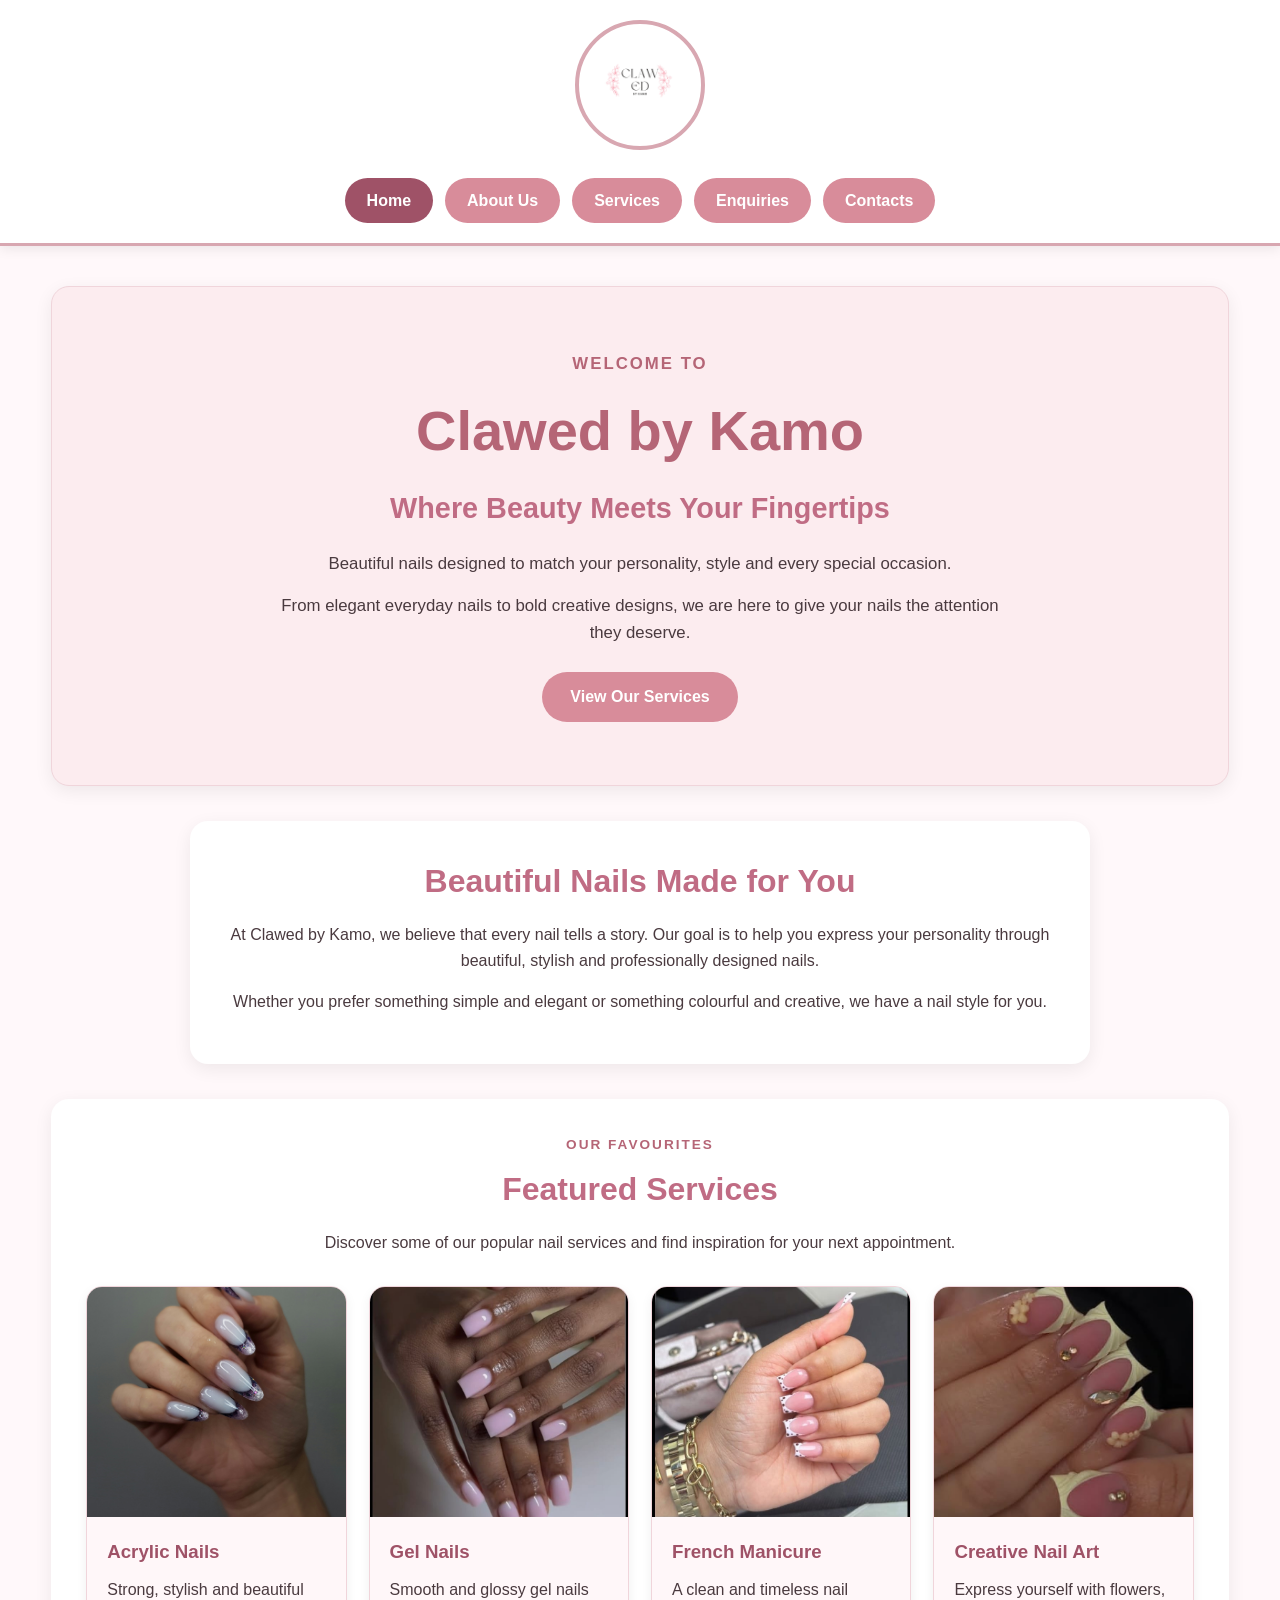
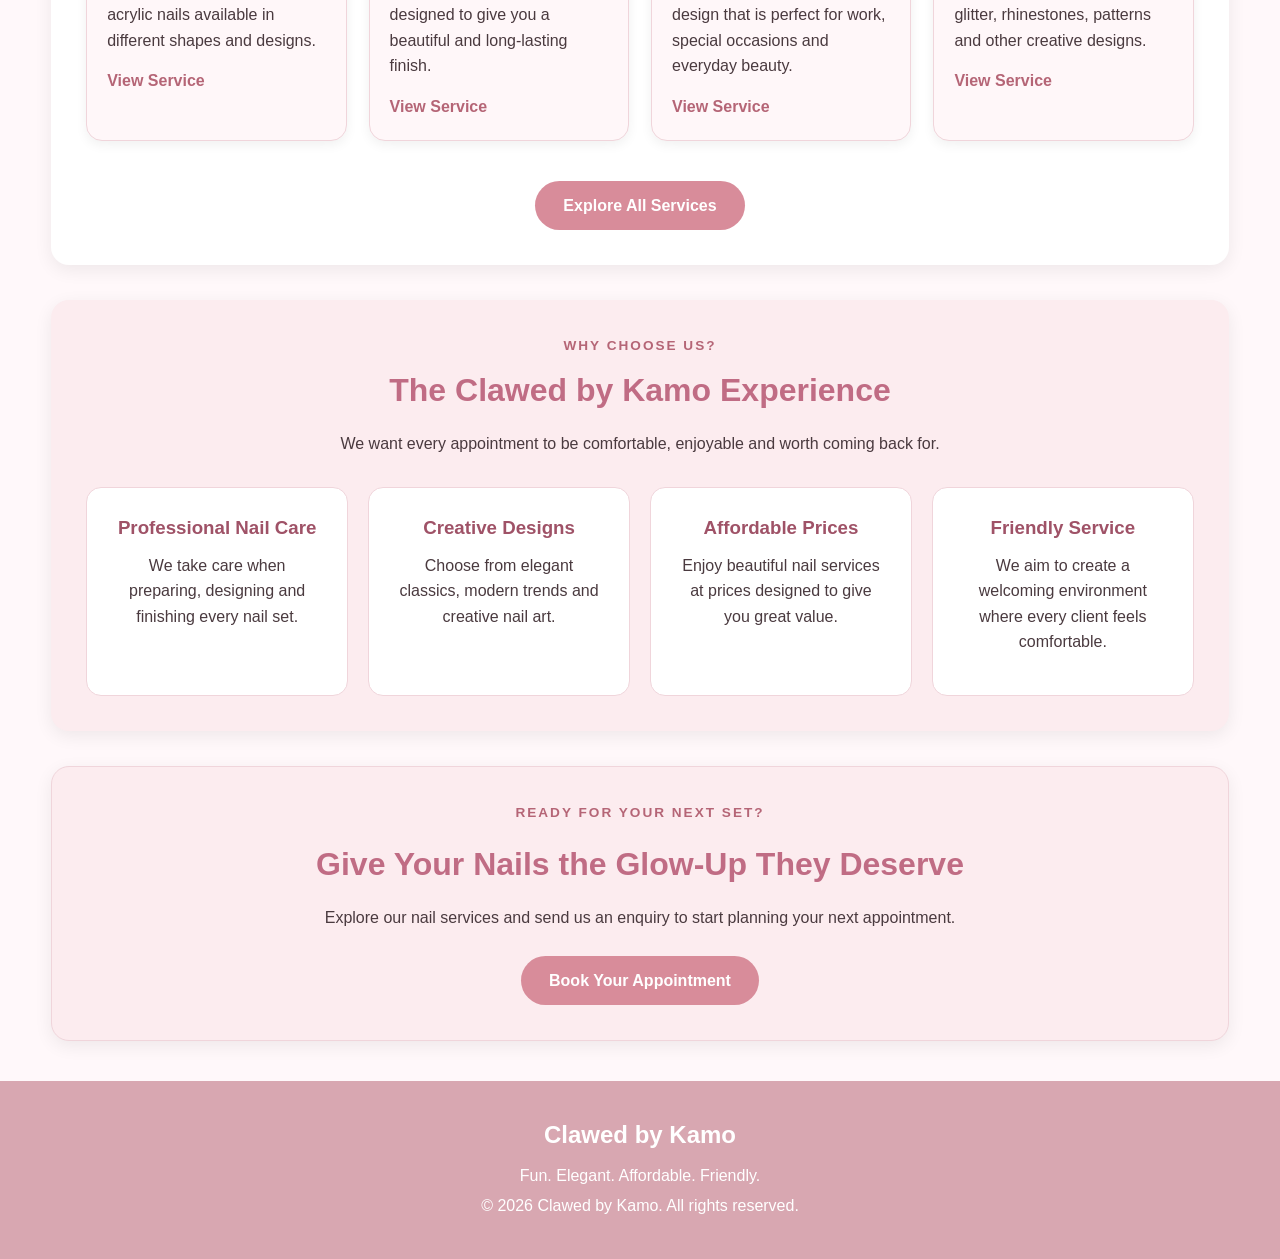
<file: index.html>
<!DOCTYPE html>
<html lang="en">

<head>
    <!-- Allows the website to display different characters correctly -->
    <meta charset="UTF-8">

    <!-- Makes the website responsive on phones and tablets -->
    <meta name="viewport" content="width=device-width, initial-scale=1.0">

    <!-- Title displayed on the browser tab -->
    <title>Clawed by Kamo | Home</title>

    <!-- Connects the HTML page to the CSS file -->
    <link rel="stylesheet" href="./css/style.css">
</head>

<body>

    <!-- =========================
         HEADER
         ========================= -->
    <header>

        <!-- Business logo -->
        <img src="images/clawed-logo.png"
             alt="Clawed by Kamo Logo"
             class="logo">

        <!-- Website navigation -->
        <nav>
            <ul>
                <li><a href="index.html" class="active">Home</a></li>
                <li><a href="about.html">About Us</a></li>
                <li><a href="services.html">Services</a></li>
                <li><a href="enquiries.html">Enquiries</a></li>
                <li><a href="contacts.html">Contacts</a></li>
            </ul>
        </nav>

    </header>


    <!-- =========================
         MAIN CONTENT
         ========================= -->
    <main>

        <!-- =========================
             HERO SECTION
             ========================= -->
        <section class="hero">

            <div class="hero-content">

                <p class="small-heading">WELCOME TO</p>

                <h1>Clawed by Kamo</h1>

                <h2>Where Beauty Meets Your Fingertips</h2>

                <p>
                    Beautiful nails designed to match your personality,
                    style and every special occasion.
                </p>

                <p>
                    From elegant everyday nails to bold creative designs,
                    we are here to give your nails the attention they deserve.
                </p>

                <!-- Button leading to the Services page -->
                <a href="services.html" class="main-button">
                    View Our Services
                </a>

            </div>

        </section>


        <!-- =========================
             INTRODUCTION
             ========================= -->
        <section class="home-introduction">

            <h2>Beautiful Nails Made for You</h2>

            <p>
                At Clawed by Kamo, we believe that every nail tells a story.
                Our goal is to help you express your personality through
                beautiful, stylish and professionally designed nails.
            </p>

            <p>
                Whether you prefer something simple and elegant or something
                colourful and creative, we have a nail style for you.
            </p>

        </section>


        <!-- =========================
             FEATURED SERVICES
             ========================= -->
        <section class="featured-services">

            <div class="section-heading">

                <p class="small-heading">OUR FAVOURITES</p>

                <h2>Featured Services</h2>

                <p>
                    Discover some of our popular nail services and find
                    inspiration for your next appointment.
                </p>

            </div>


            <!-- Container holding all featured service cards -->
            <div class="feature-grid">


                <!-- FEATURE 1 -->
                <article class="feature-card">

                    <img src="images/white-acrylic.jpg"
                         alt="Acrylic Nail Design">

                    <div class="feature-content">

                        <h3>Acrylic Nails</h3>

                        <p>
                            Strong, stylish and beautiful acrylic nails
                            available in different shapes and designs.
                        </p>

                        <a href="services.html">View Service</a>

                    </div>

                </article>


                <!-- FEATURE 2 -->
                <article class="feature-card">

                    <img src="images/gel-nails.jpeg"
                         alt="Gel Nail Design">

                    <div class="feature-content">

                        <h3>Gel Nails</h3>

                        <p>
                            Smooth and glossy gel nails designed to give
                            you a beautiful and long-lasting finish.
                        </p>

                        <a href="services.html">View Service</a>

                    </div>

                </article>


                <!-- FEATURE 3 -->
                <article class="feature-card">

                    <img src="images/french-nails.jpeg"
                         alt="French Manicure Nail Design">

                    <div class="feature-content">

                        <h3>French Manicure</h3>

                        <p>
                            A clean and timeless nail design that is perfect
                            for work, special occasions and everyday beauty.
                        </p>

                        <a href="services.html">View Service</a>

                    </div>

                </article>


                <!-- FEATURE 4 -->
                <article class="feature-card">

                    <img src="images/flower-nails.jpeg"
                         alt="Creative Nail Art">

                    <div class="feature-content">

                        <h3>Creative Nail Art</h3>

                        <p>
                            Express yourself with flowers, glitter,
                            rhinestones, patterns and other creative designs.
                        </p>

                        <a href="services.html">View Service</a>

                    </div>

                </article>

            </div>


            <!-- Button below featured services -->
            <div class="center-button">

                <a href="services.html" class="main-button">
                    Explore All Services
                </a>

            </div>

        </section>


        <!-- =========================
             WHY CHOOSE US
             ========================= -->
        <section class="why-us">

            <div class="section-heading">

                <p class="small-heading">WHY CHOOSE US?</p>

                <h2>The Clawed by Kamo Experience</h2>

                <p>
                    We want every appointment to be comfortable,
                    enjoyable and worth coming back for.
                </p>

            </div>


            <div class="why-grid">


                <!-- Reason 1 -->
                <div class="why-card">

                    <h3>Professional Nail Care</h3>

                    <p>
                        We take care when preparing, designing and finishing
                        every nail set.
                    </p>

                </div>


                <!-- Reason 2 -->
                <div class="why-card">

                    <h3>Creative Designs</h3>

                    <p>
                        Choose from elegant classics, modern trends and
                        creative nail art.
                    </p>

                </div>


                <!-- Reason 3 -->
                <div class="why-card">

                    <h3>Affordable Prices</h3>

                    <p>
                        Enjoy beautiful nail services at prices designed
                        to give you great value.
                    </p>

                </div>


                <!-- Reason 4 -->
                <div class="why-card">

                    <h3>Friendly Service</h3>

                    <p>
                        We aim to create a welcoming environment where
                        every client feels comfortable.
                    </p>

                </div>

            </div>

        </section>


        <!-- =========================
             CALL TO ACTION
             ========================= -->
        <section class="call-to-action">

            <p class="small-heading">READY FOR YOUR NEXT SET?</p>

            <h2>Give Your Nails the Glow-Up They Deserve</h2>

            <p>
                Explore our nail services and send us an enquiry
                to start planning your next appointment.
            </p>

            <a href="enquiries.html" class="main-button">
                Book Your Appointment
            </a>

        </section>

    </main>


    <!-- =========================
         FOOTER
         ========================= -->
    <footer>

        <h3>Clawed by Kamo</h3>

        <p>Fun. Elegant. Affordable. Friendly.</p>

        <p>&copy; 2026 Clawed by Kamo. All rights reserved.</p>

    </footer>

</body>

</html>
</file>
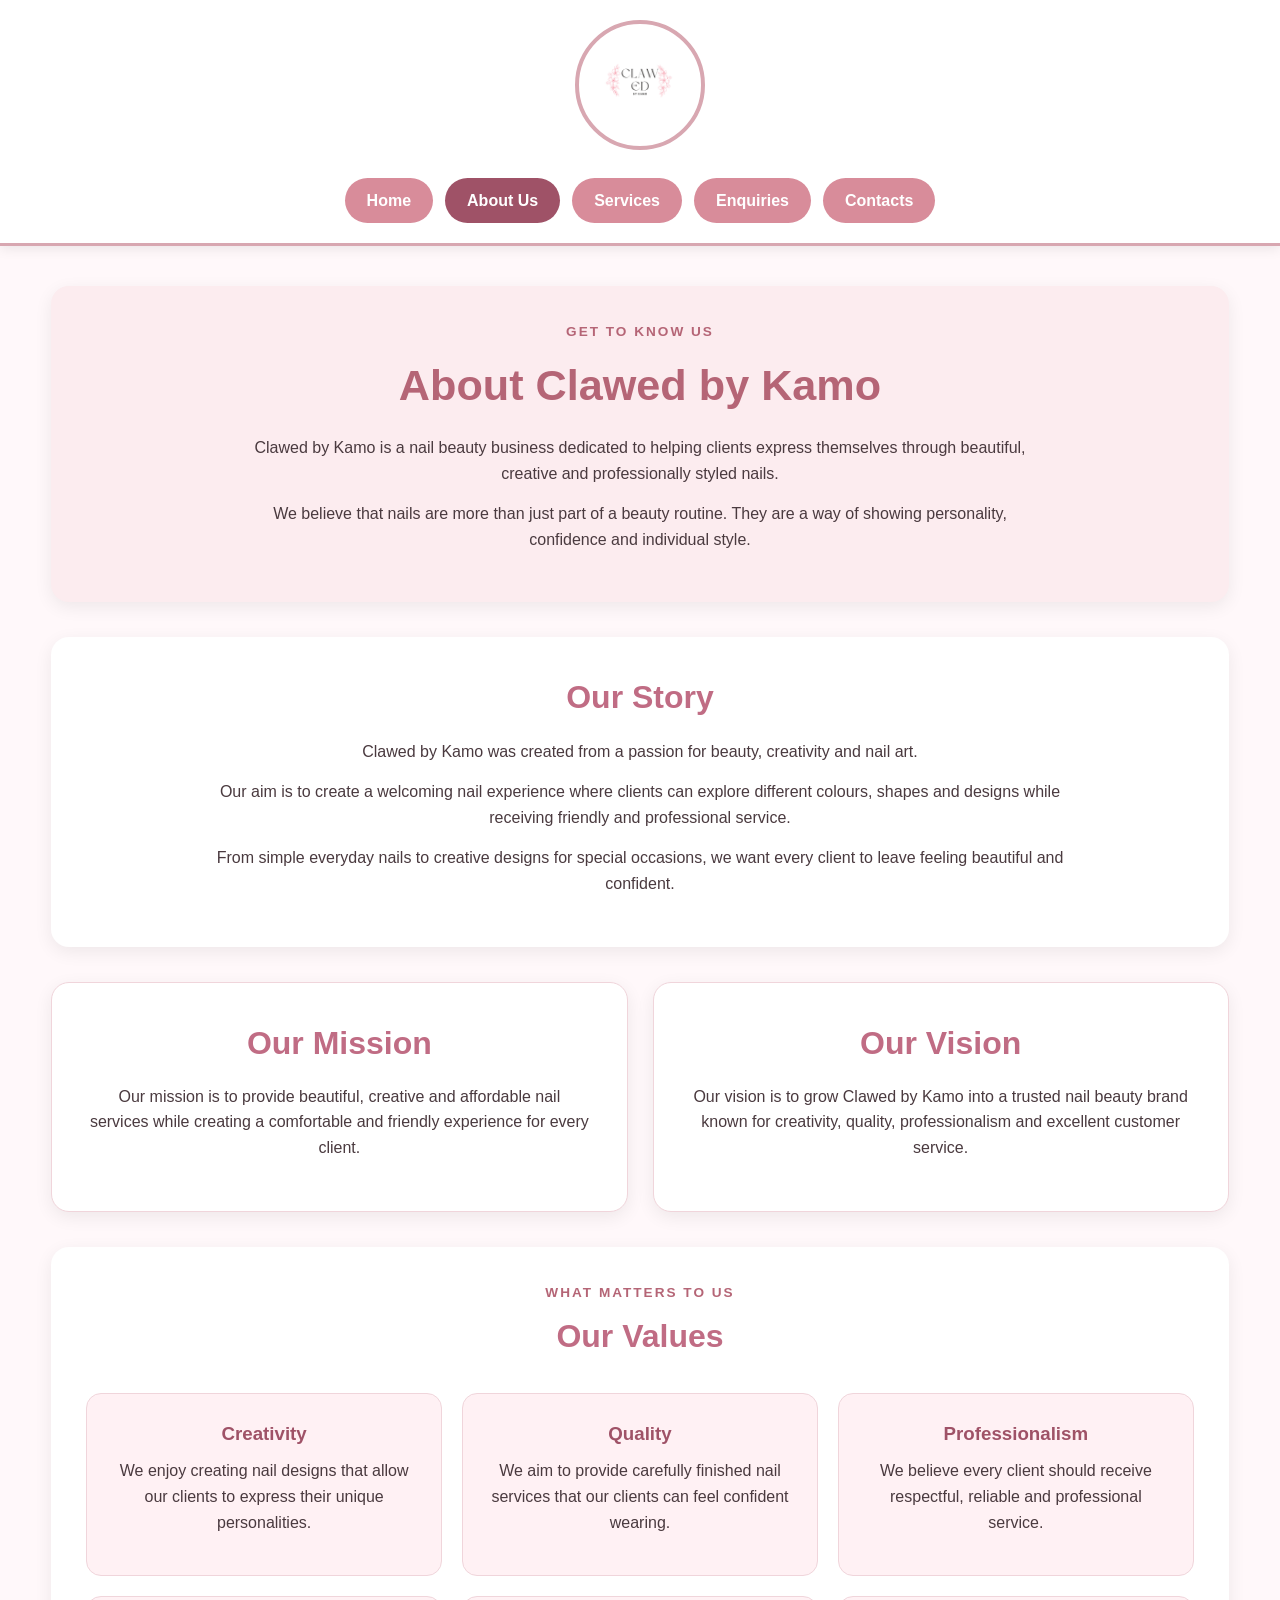
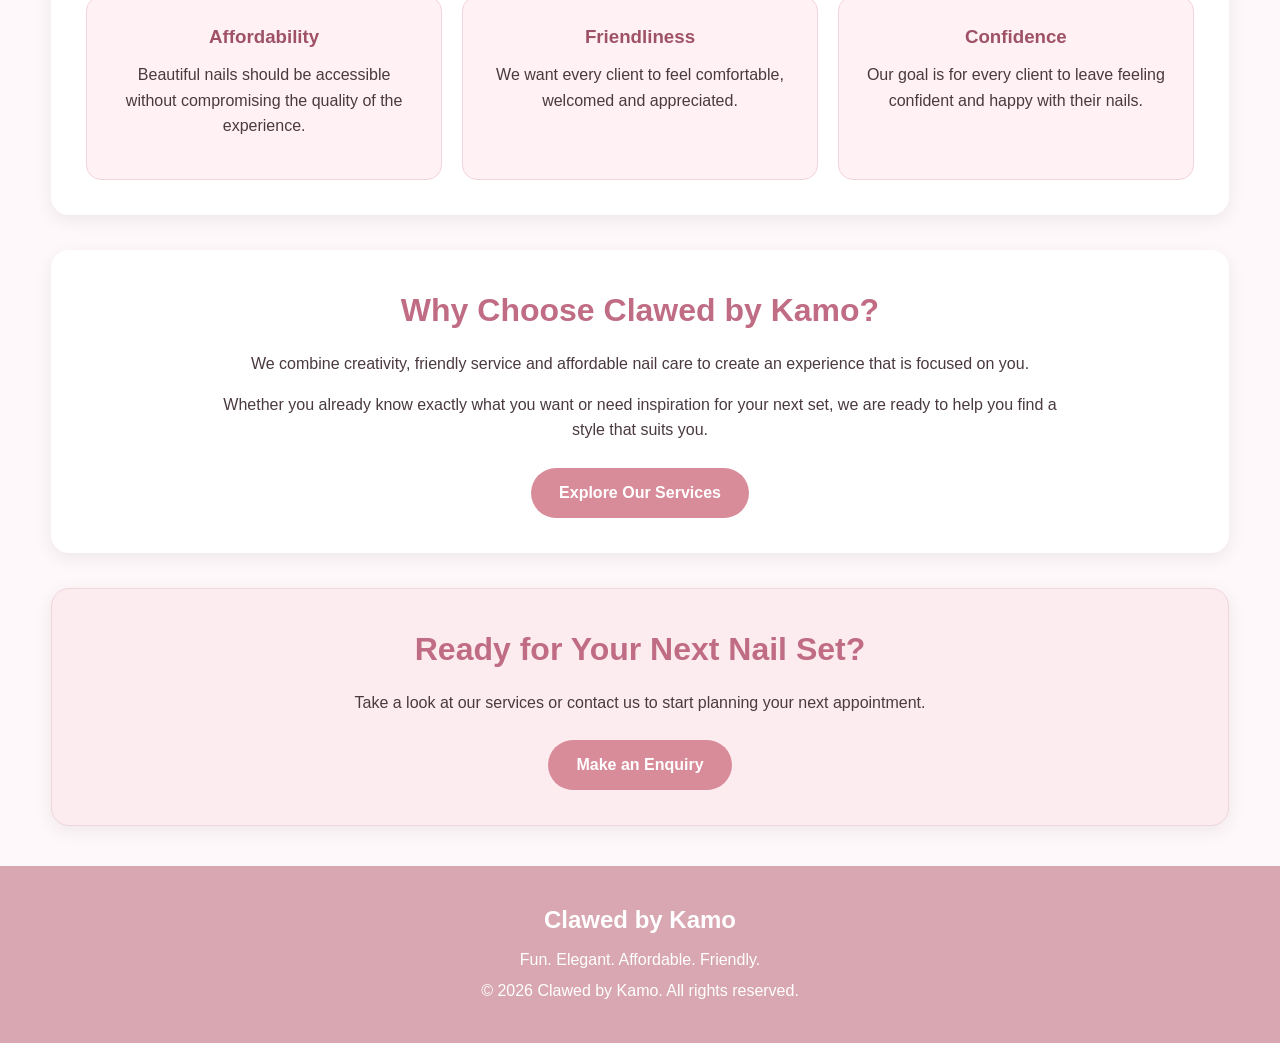
<file: about.html>
<!DOCTYPE html>
<html lang="en">

<head>
    <meta charset="UTF-8">

    <meta name="viewport"
          content="width=device-width, initial-scale=1.0">

    <title>Clawed by Kamo | About Us</title>

    <link rel="stylesheet" href="./css/style.css">
</head>

<body>

    <!-- =========================
         HEADER
         ========================= -->
    <header>

        <!-- Business logo -->
        <img src="images/clawed-logo.png"
             alt="Clawed by Kamo Logo"
             class="logo">

        <nav>
            <ul>
                <li><a href="index.html">Home</a></li>
                <li><a href="about.html" class="active">About Us</a></li>
                <li><a href="services.html">Services</a></li>
                <li><a href="enquiries.html">Enquiries</a></li>
                <li><a href="contacts.html">Contacts</a></li>
            </ul>
        </nav>

    </header>


    <!-- =========================
         MAIN CONTENT
         ========================= -->
    <main>


        <!-- ABOUT INTRODUCTION -->
        <section class="about-intro">

            <p class="small-heading">GET TO KNOW US</p>

            <h1>About Clawed by Kamo</h1>

            <p>
                Clawed by Kamo is a nail beauty business dedicated to
                helping clients express themselves through beautiful,
                creative and professionally styled nails.
            </p>

            <p>
                We believe that nails are more than just part of a beauty
                routine. They are a way of showing personality,
                confidence and individual style.
            </p>

        </section>


        <!-- OUR STORY -->
        <section class="about-section">

            <h2>Our Story</h2>

            <p>
                Clawed by Kamo was created from a passion for beauty,
                creativity and nail art.
            </p>

            <p>
                Our aim is to create a welcoming nail experience where
                clients can explore different colours, shapes and designs
                while receiving friendly and professional service.
            </p>

            <p>
                From simple everyday nails to creative designs for special
                occasions, we want every client to leave feeling beautiful
                and confident.
            </p>

        </section>


        <!-- MISSION AND VISION -->
        <section class="mission-vision">

            <div class="about-box">

                <h2>Our Mission</h2>

                <p>
                    Our mission is to provide beautiful, creative and
                    affordable nail services while creating a comfortable
                    and friendly experience for every client.
                </p>

            </div>


            <div class="about-box">

                <h2>Our Vision</h2>

                <p>
                    Our vision is to grow Clawed by Kamo into a trusted
                    nail beauty brand known for creativity, quality,
                    professionalism and excellent customer service.
                </p>

            </div>

        </section>


        <!-- OUR VALUES -->
        <section>

            <div class="section-heading">

                <p class="small-heading">WHAT MATTERS TO US</p>

                <h2>Our Values</h2>

            </div>


            <div class="values-grid">


                <div class="value-card">

                    <h3>Creativity</h3>

                    <p>
                        We enjoy creating nail designs that allow our
                        clients to express their unique personalities.
                    </p>

                </div>


                <div class="value-card">

                    <h3>Quality</h3>

                    <p>
                        We aim to provide carefully finished nail services
                        that our clients can feel confident wearing.
                    </p>

                </div>


                <div class="value-card">

                    <h3>Professionalism</h3>

                    <p>
                        We believe every client should receive respectful,
                        reliable and professional service.
                    </p>

                </div>


                <div class="value-card">

                    <h3>Affordability</h3>

                    <p>
                        Beautiful nails should be accessible without
                        compromising the quality of the experience.
                    </p>

                </div>


                <div class="value-card">

                    <h3>Friendliness</h3>

                    <p>
                        We want every client to feel comfortable,
                        welcomed and appreciated.
                    </p>

                </div>


                <div class="value-card">

                    <h3>Confidence</h3>

                    <p>
                        Our goal is for every client to leave feeling
                        confident and happy with their nails.
                    </p>

                </div>

            </div>

        </section>


        <!-- WHY CHOOSE US -->
        <section class="about-section">

            <h2>Why Choose Clawed by Kamo?</h2>

            <p>
                We combine creativity, friendly service and affordable
                nail care to create an experience that is focused on you.
            </p>

            <p>
                Whether you already know exactly what you want or need
                inspiration for your next set, we are ready to help you
                find a style that suits you.
            </p>

            <a href="services.html" class="main-button">
                Explore Our Services
            </a>

        </section>


        <!-- CALL TO ACTION -->
        <section class="call-to-action">

            <h2>Ready for Your Next Nail Set?</h2>

            <p>
                Take a look at our services or contact us to start
                planning your next appointment.
            </p>

            <a href="enquiries.html" class="main-button">
                Make an Enquiry
            </a>

        </section>

    </main>


    <!-- =========================
         FOOTER
         ========================= -->
    <footer>

        <h3>Clawed by Kamo</h3>

        <p>Fun. Elegant. Affordable. Friendly.</p>

        <p>&copy; 2026 Clawed by Kamo. All rights reserved.</p>

    </footer>

</body>

</html>
</file>
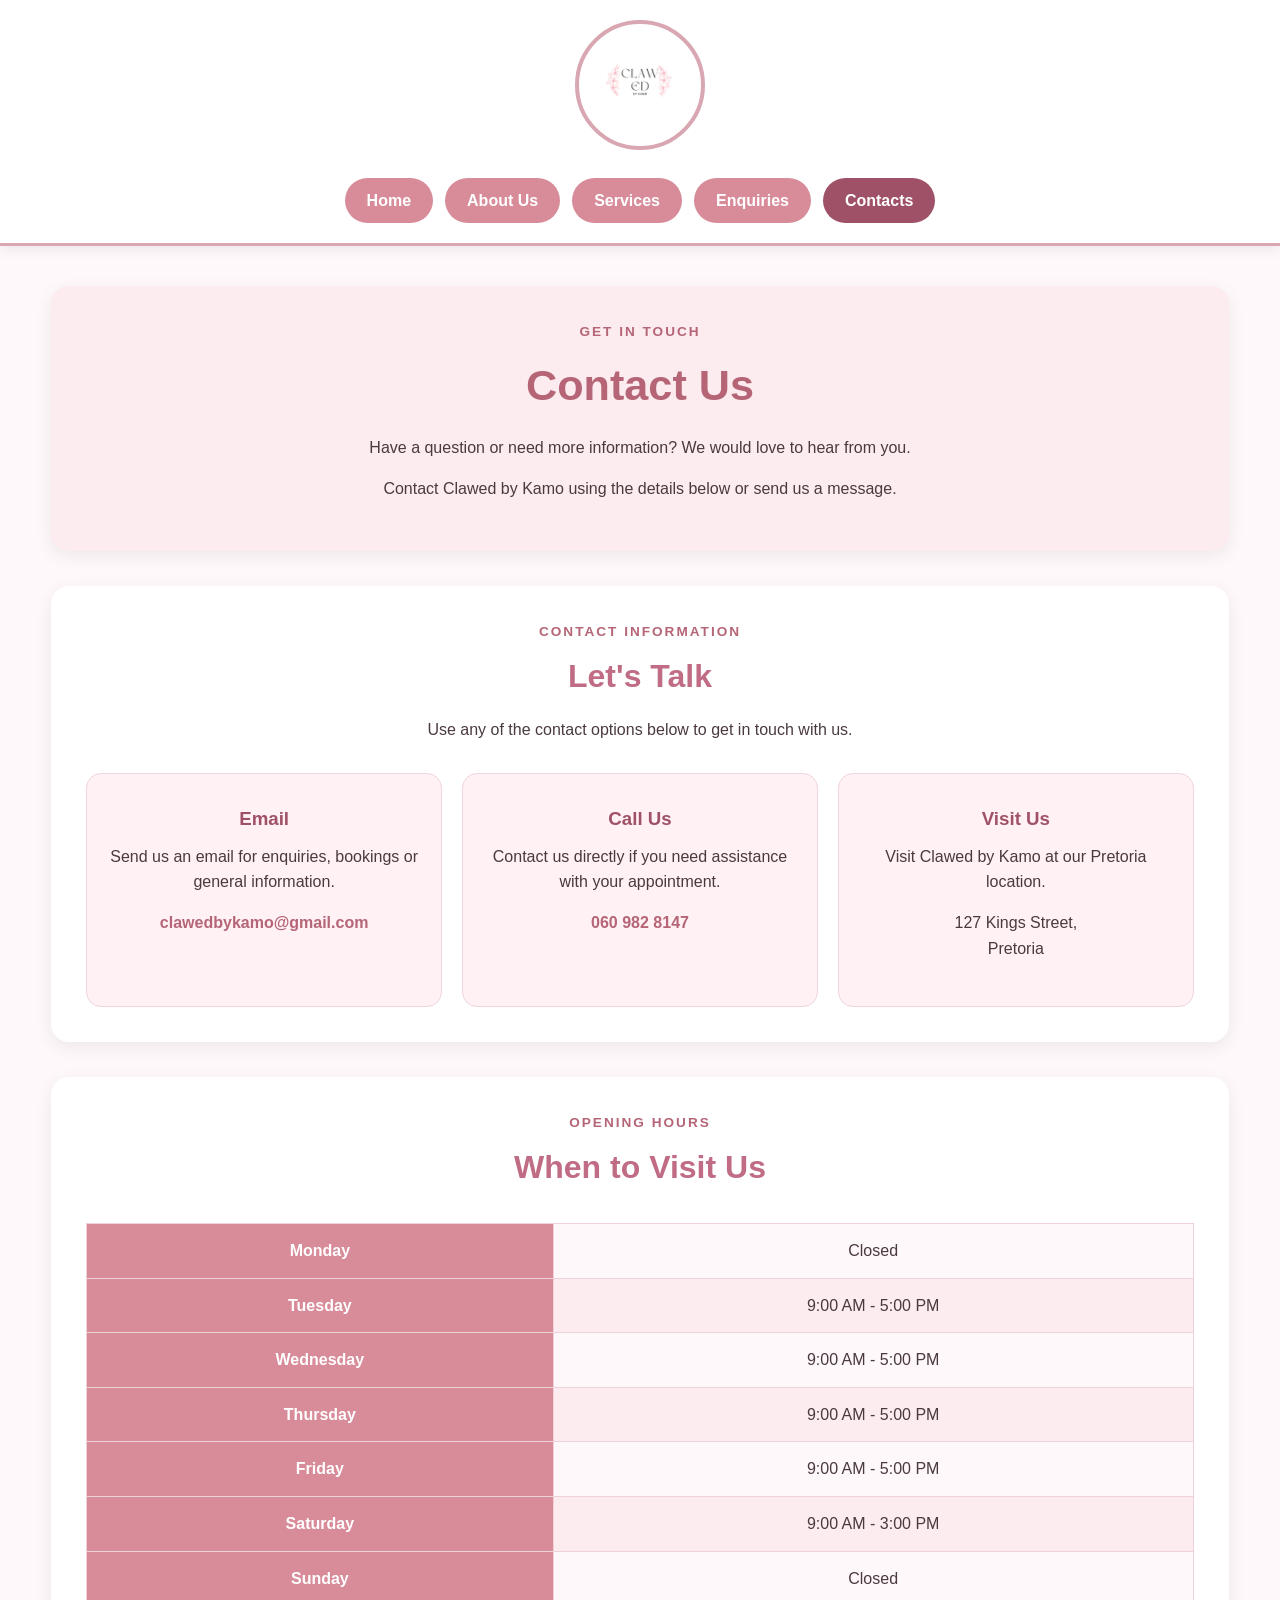
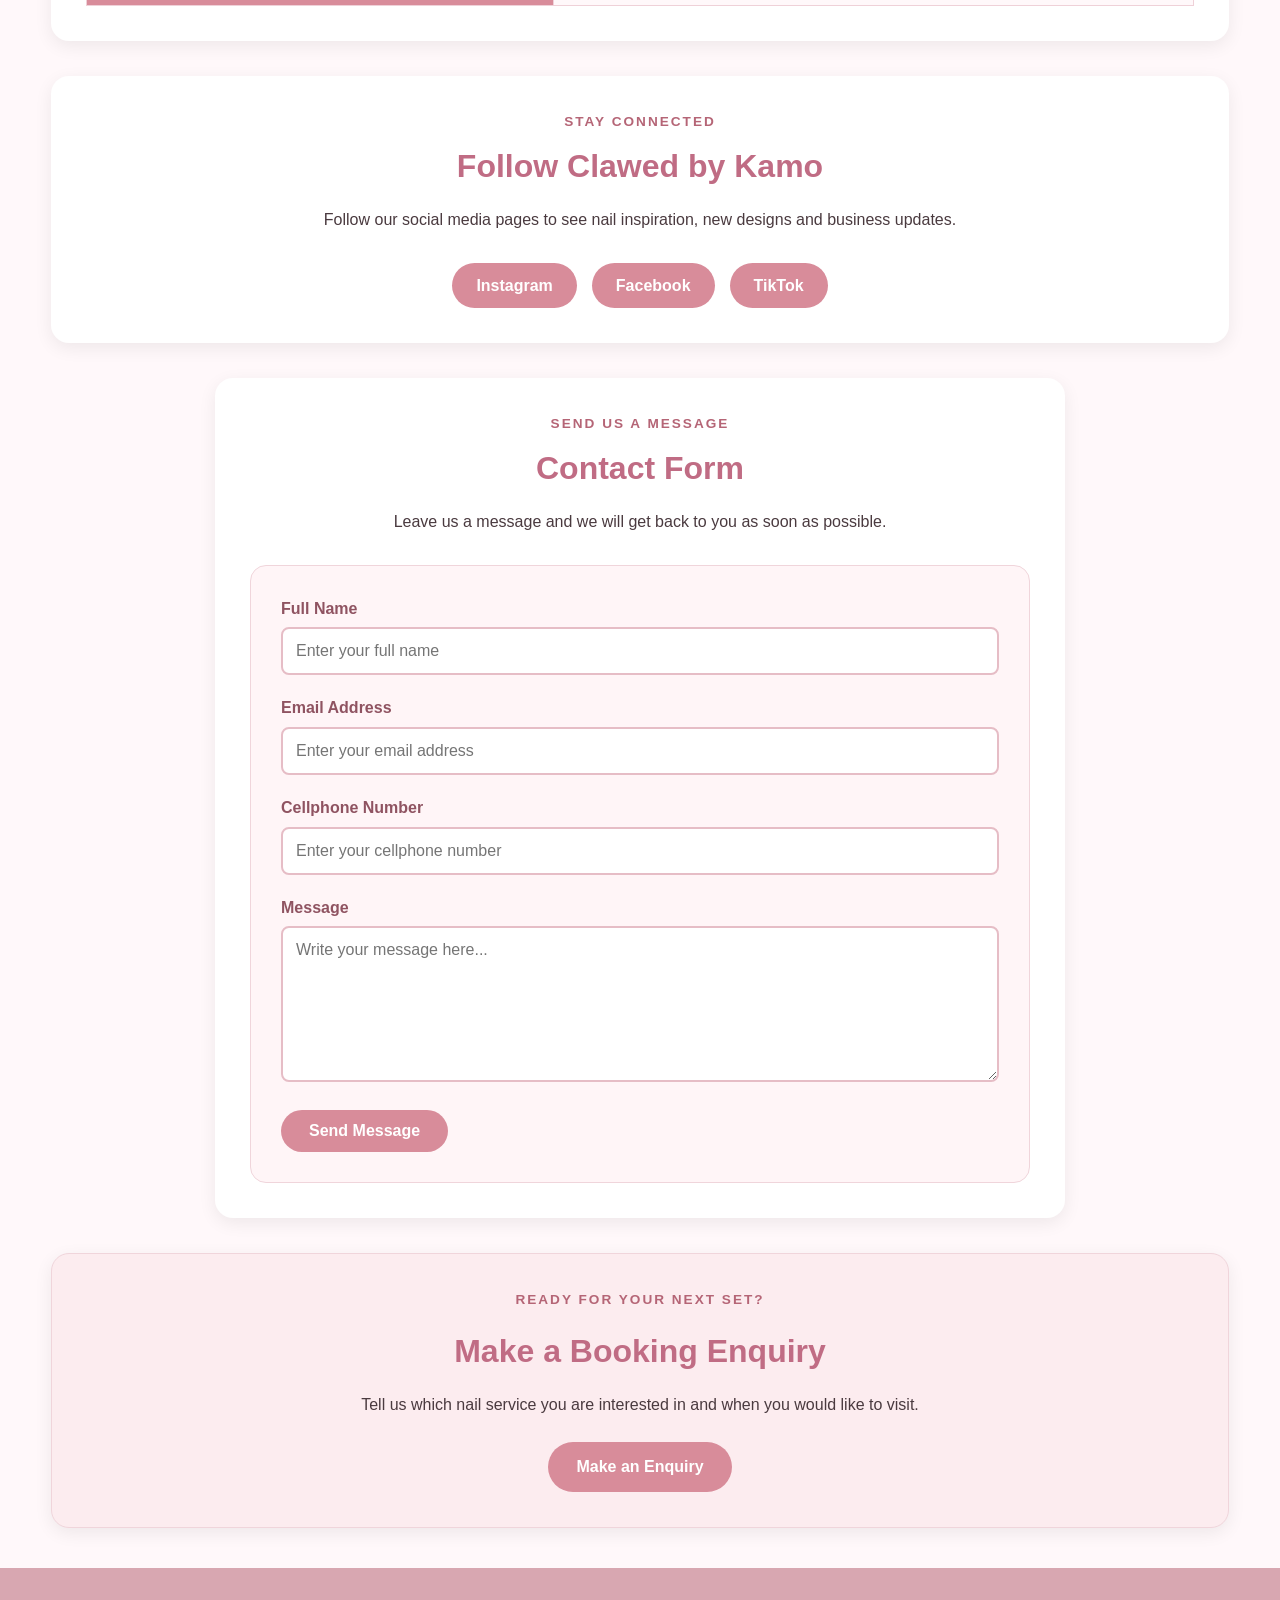
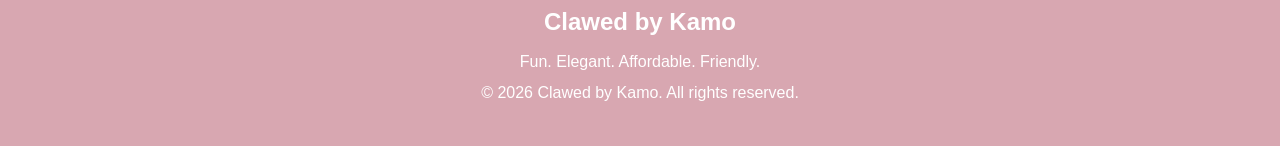
<file: contacts.html>
<!DOCTYPE html>
<html lang="en">

<head>
    <!-- Character encoding -->
    <meta charset="UTF-8">

    <!-- Makes the website responsive -->
    <meta name="viewport" content="width=device-width, initial-scale=1.0">

    <!-- Browser tab title -->
    <title>Clawed by Kamo | Contact Us</title>

    <!-- Links to the CSS file -->
    <link rel="stylesheet" href="./css/style.css">
</head>

<body>

    <!-- =========================
         HEADER
         ========================= -->
    <header>

        <!-- Business logo -->
        <img src="images/clawed-logo.png"
             alt="Clawed by Kamo Logo"
             class="logo">

        <!-- Navigation -->
        <nav>
            <ul>
                <li><a href="index.html">Home</a></li>
                <li><a href="about.html">About Us</a></li>
                <li><a href="services.html">Services</a></li>
                <li><a href="enquiries.html">Enquiries</a></li>
                <li><a href="contacts.html" class="active">Contacts</a></li>
            </ul>
        </nav>

    </header>


    <!-- =========================
         MAIN CONTENT
         ========================= -->
    <main>

        <!-- =========================
             CONTACT INTRODUCTION
             ========================= -->
        <section class="page-intro">

            <p class="small-heading">GET IN TOUCH</p>

            <h1>Contact Us</h1>

            <p>
                Have a question or need more information?
                We would love to hear from you.
            </p>

            <p>
                Contact Clawed by Kamo using the details below
                or send us a message.
            </p>

        </section>


        <!-- =========================
             CONTACT DETAILS
             ========================= -->
        <section>

            <div class="section-heading">

                <p class="small-heading">CONTACT INFORMATION</p>

                <h2>Let's Talk</h2>

                <p>
                    Use any of the contact options below to
                    get in touch with us.
                </p>

            </div>


            <div class="contact-grid">

                <!-- Email -->
                <div class="contact-card">

                    <h3>Email</h3>

                    <p>
                        Send us an email for enquiries,
                        bookings or general information.
                    </p>

                    <p>
                        <a href="mailto:clawedbykamo@gmail.com">
                            clawedbykamo@gmail.com
                        </a>
                    </p>

                </div>


                <!-- Telephone -->
                <div class="contact-card">

                    <h3>Call Us</h3>

                    <p>
                        Contact us directly if you need
                        assistance with your appointment.
                    </p>

                    <p>
                        <a href="tel:0609828147">
                            060 982 8147
                        </a>
                    </p>

                </div>


                <!-- Location -->
                <div class="contact-card">

                    <h3>Visit Us</h3>

                    <p>
                        Visit Clawed by Kamo at our
                        Pretoria location.
                    </p>

                    <p>
                        127 Kings Street,<br>
                        Pretoria
                    </p>

                </div>

            </div>

        </section>


        <!-- =========================
             BUSINESS HOURS
             ========================= -->
        <section class="contact-hours">

            <div class="section-heading">

                <p class="small-heading">OPENING HOURS</p>

                <h2>When to Visit Us</h2>

            </div>


            <table>

                <tbody>

                    <tr>
                        <th>Monday</th>
                        <td>Closed</td>
                    </tr>

                    <tr>
                        <th>Tuesday</th>
                        <td>9:00 AM - 5:00 PM</td>
                    </tr>

                    <tr>
                        <th>Wednesday</th>
                        <td>9:00 AM - 5:00 PM</td>
                    </tr>

                    <tr>
                        <th>Thursday</th>
                        <td>9:00 AM - 5:00 PM</td>
                    </tr>

                    <tr>
                        <th>Friday</th>
                        <td>9:00 AM - 5:00 PM</td>
                    </tr>

                    <tr>
                        <th>Saturday</th>
                        <td>9:00 AM - 3:00 PM</td>
                    </tr>

                    <tr>
                        <th>Sunday</th>
                        <td>Closed</td>
                    </tr>

                </tbody>

            </table>

        </section>


        <!-- =========================
             SOCIAL MEDIA
             ========================= -->
        <section class="social-section">

            <div class="section-heading">

                <p class="small-heading">STAY CONNECTED</p>

                <h2>Follow Clawed by Kamo</h2>

                <p>
                    Follow our social media pages to see nail
                    inspiration, new designs and business updates.
                </p>

            </div>


            <div class="social-links">

                <!--social-links  -->
                <a href="#">Instagram</a>

                <a href="#">Facebook</a>

                <a href="#">TikTok</a>

            </div>

        </section>


        <!-- =========================
             CONTACT FORM
             ========================= -->
        <section class="form-section">

            <div class="section-heading">

                <p class="small-heading">SEND US A MESSAGE</p>

                <h2>Contact Form</h2>

                <p>
                    Leave us a message and we will get
                    back to you as soon as possible.
                </p>

            </div>


            <form action="#" method="post">

                <!-- Full name -->
                <div class="form-group">

                    <label for="contact-name">
                        Full Name
                    </label>

                    <input type="text"
                           id="contact-name"
                           name="name"
                           placeholder="Enter your full name"
                           required>

                </div>


                <!-- Email -->
                <div class="form-group">

                    <label for="contact-email">
                        Email Address
                    </label>

                    <input type="email"
                           id="contact-email"
                           name="email"
                           placeholder="Enter your email address"
                           required>

                </div>


                <!-- Cellphone -->
                <div class="form-group">

                    <label for="contact-phone">
                        Cellphone Number
                    </label>

                    <input type="tel"
                           id="contact-phone"
                           name="phone"
                           placeholder="Enter your cellphone number">

                </div>


                <!-- Message -->
                <div class="form-group">

                    <label for="contact-message">
                        Message
                    </label>

                    <textarea id="contact-message"
                              name="message"
                              rows="7"
                              placeholder="Write your message here..."
                              required></textarea>

                </div>


                <!-- Submit button -->
                <button type="submit">
                    Send Message
                </button>

            </form>

        </section>


        <!-- =========================
             BOOKING CALL TO ACTION
             ========================= -->
        <section class="call-to-action">

            <p class="small-heading">
                READY FOR YOUR NEXT SET?
            </p>

            <h2>Make a Booking Enquiry</h2>

            <p>
                Tell us which nail service you are interested in
                and when you would like to visit.
            </p>

            <a href="enquiries.html" class="main-button">
                Make an Enquiry
            </a>

        </section>

    </main>


    <!-- =========================
         FOOTER
         ========================= -->
    <footer>

        <h3>Clawed by Kamo</h3>

        <p>Fun. Elegant. Affordable. Friendly.</p>

        <p>
            &copy; 2026 Clawed by Kamo.
            All rights reserved.
        </p>

    </footer>

</body>

</html>
</file>
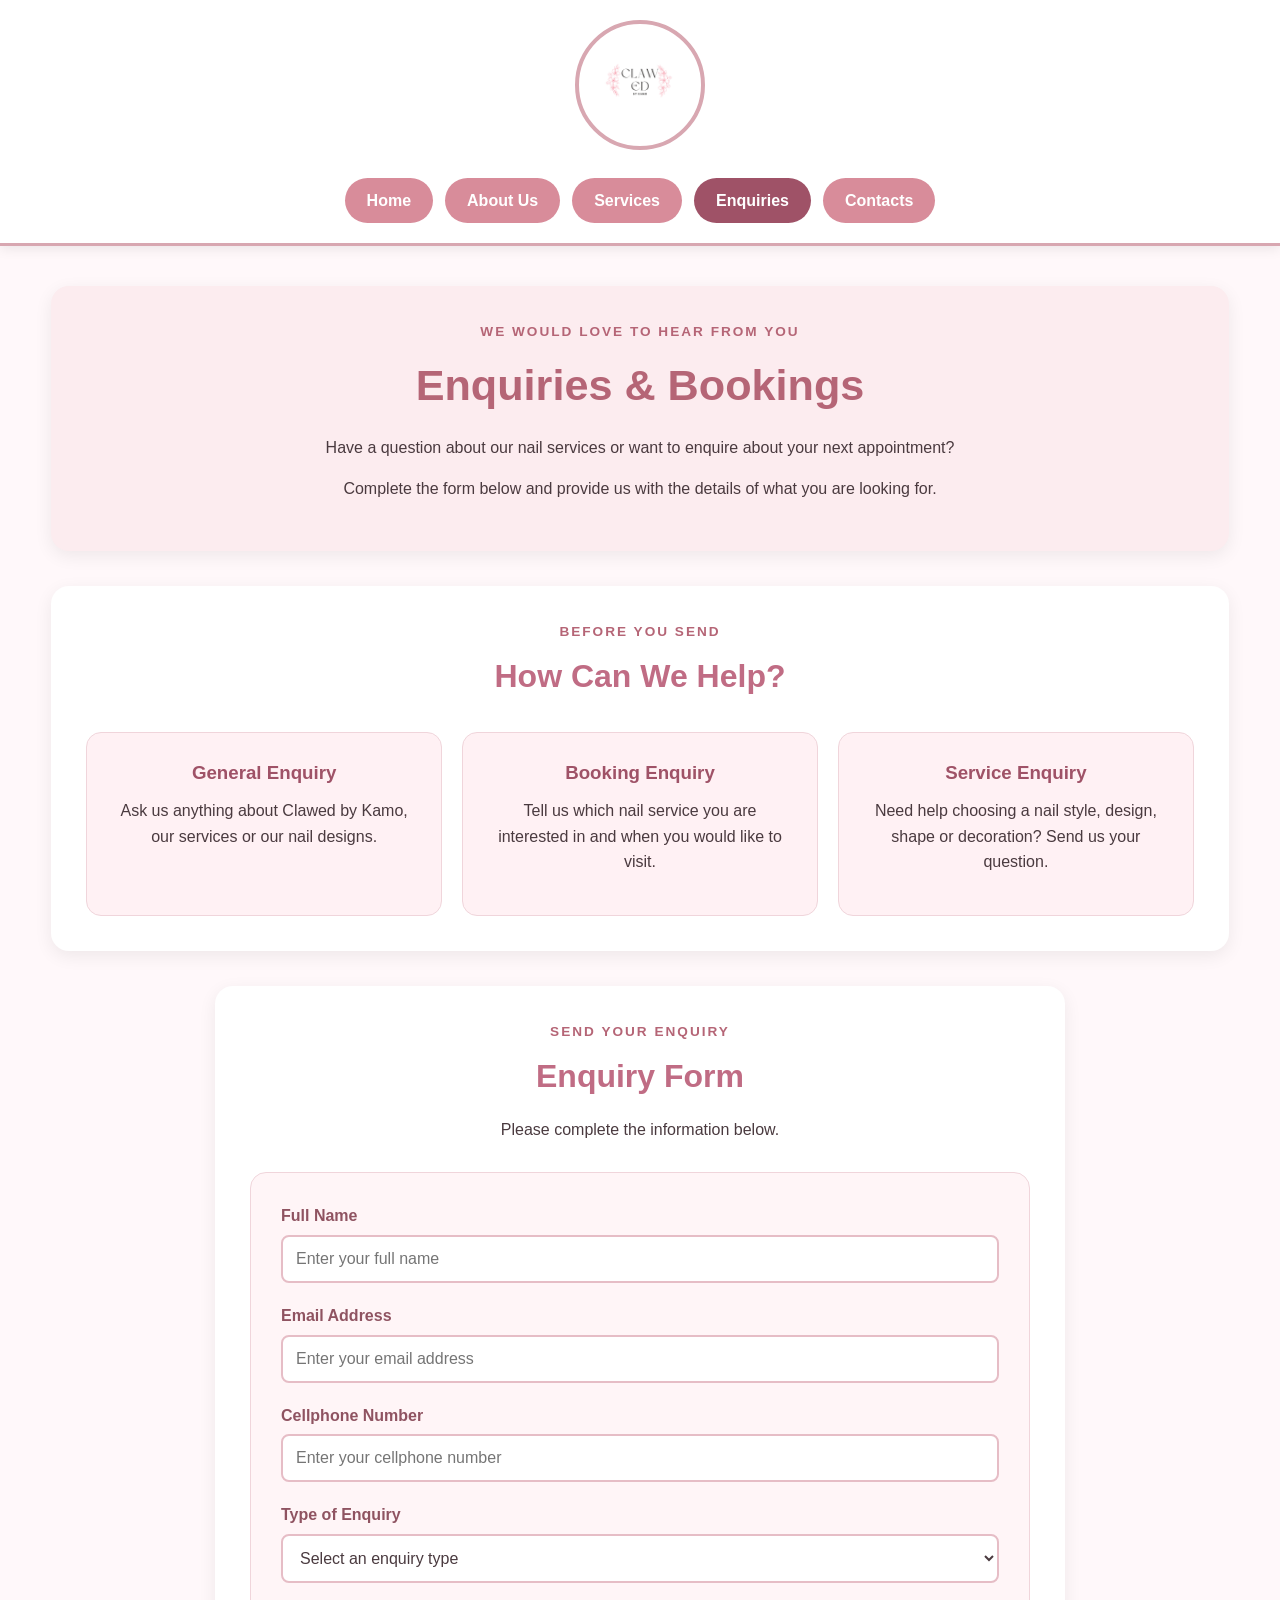
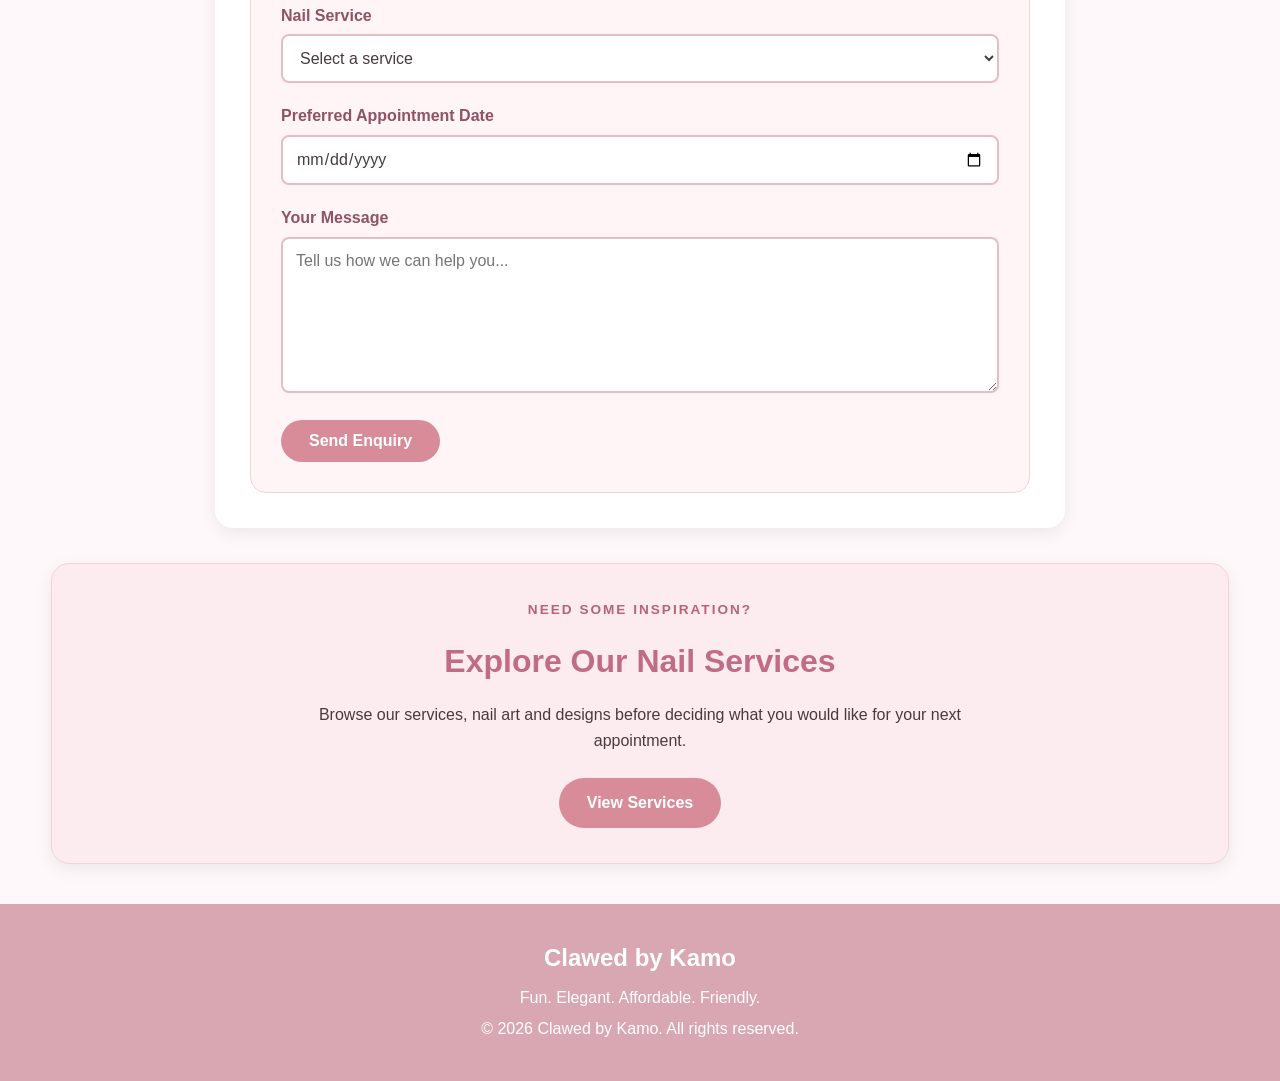
<file: enquiries.html>
<!DOCTYPE html>
<html lang="en">

<head>
    <!-- Allows the page to display characters correctly -->
    <meta charset="UTF-8">

    <!-- Makes the page responsive on different screen sizes -->
    <meta name="viewport" content="width=device-width, initial-scale=1.0">

    <!-- Browser tab title -->
    <title>Clawed by Kamo | Enquiries</title>

    <!-- Links to the CSS file -->
    <link rel="stylesheet" href="./css/style.css">
</head>

<body>

    <!-- =========================
         HEADER
         ========================= -->
    <header>

        <!-- Business logo -->
        <img src="images/clawed-logo.png"
             alt="Clawed by Kamo Logo"
             class="logo">

        <!-- Navigation menu -->
        <nav>
            <ul>
                <li><a href="index.html">Home</a></li>
                <li><a href="about.html">About Us</a></li>
                <li><a href="services.html">Services</a></li>
                <li><a href="enquiries.html" class="active">Enquiries</a></li>
                <li><a href="contacts.html">Contacts</a></li>
            </ul>
        </nav>

    </header>


    <!-- =========================
         MAIN CONTENT
         ========================= -->
    <main>

        <!-- =========================
             PAGE INTRODUCTION
             ========================= -->
        <section class="page-intro">

            <p class="small-heading">WE WOULD LOVE TO HEAR FROM YOU</p>

            <h1>Enquiries & Bookings</h1>

            <p>
                Have a question about our nail services or want to
                enquire about your next appointment?
            </p>

            <p>
                Complete the form below and provide us with the details
                of what you are looking for.
            </p>

        </section>


        <!-- =========================
             ENQUIRY INFORMATION
             ========================= -->
        <section>

            <div class="section-heading">

                <p class="small-heading">BEFORE YOU SEND</p>

                <h2>How Can We Help?</h2>

            </div>


            <div class="enquiry-options">

                <!-- General enquiries -->
                <div class="enquiry-card">

                    <h3>General Enquiry</h3>

                    <p>
                        Ask us anything about Clawed by Kamo,
                        our services or our nail designs.
                    </p>

                </div>


                <!-- Booking enquiries -->
                <div class="enquiry-card">

                    <h3>Booking Enquiry</h3>

                    <p>
                        Tell us which nail service you are interested
                        in and when you would like to visit.
                    </p>

                </div>


                <!-- Service enquiries -->
                <div class="enquiry-card">

                    <h3>Service Enquiry</h3>

                    <p>
                        Need help choosing a nail style, design,
                        shape or decoration? Send us your question.
                    </p>

                </div>

            </div>

        </section>


        <!-- =========================
             ENQUIRY FORM
             ========================= -->
        <section class="form-section">

            <div class="section-heading">

                <p class="small-heading">SEND YOUR ENQUIRY</p>

                <h2>Enquiry Form</h2>

                <p>
                    Please complete the information below.
                </p>

            </div>


            <!--
                The form does not submit to a database yet.
                Backend functionality can be added later.
            -->
            <form action="#" method="post">

                <!-- Name -->
                <div class="form-group">

                    <label for="name">Full Name</label>

                    <input type="text"
                           id="name"
                           name="name"
                           placeholder="Enter your full name"
                           required>

                </div>


                <!-- Email -->
                <div class="form-group">

                    <label for="email">Email Address</label>

                    <input type="email"
                           id="email"
                           name="email"
                           placeholder="Enter your email address"
                           required>

                </div>


                <!-- Cellphone -->
                <div class="form-group">

                    <label for="phone">Cellphone Number</label>

                    <input type="tel"
                           id="phone"
                           name="phone"
                           placeholder="Enter your cellphone number">

                </div>


                <!-- Enquiry type -->
                <div class="form-group">

                    <label for="subject">Type of Enquiry</label>

                    <select id="subject"
                            name="subject"
                            required>

                        <option value="">
                            Select an enquiry type
                        </option>

                        <option value="general">
                            General Enquiry
                        </option>

                        <option value="booking">
                            Booking Enquiry
                        </option>

                        <option value="service">
                            Service Enquiry
                        </option>

                        <option value="pricing">
                            Pricing Enquiry
                        </option>

                        <option value="other">
                            Other
                        </option>

                    </select>

                </div>


                <!-- Nail service -->
                <div class="form-group">

                    <label for="service">
                        Nail Service
                    </label>

                    <select id="service"
                            name="service">

                        <option value="">
                            Select a service
                        </option>

                        <option value="french">
                            French Manicure
                        </option>

                        <option value="gel">
                            Gel Nails
                        </option>

                        <option value="acrylic">
                            Acrylic Nails
                        </option>

                        <option value="ombre">
                            Ombre Nails
                        </option>

                        <option value="chrome">
                            Chrome Nails
                        </option>

                        <option value="matte">
                            Matte Finish
                        </option>

                        <option value="pink-glam">
                            Pink Glam
                        </option>

                        <option value="nude">
                            Nude Nails
                        </option>

                        <option value="nail-art">
                            Nail Art & Decorations
                        </option>

                    </select>

                </div>


                <!-- Preferred appointment date -->
                <div class="form-group">

                    <label for="date">
                        Preferred Appointment Date
                    </label>

                    <input type="date"
                           id="date"
                           name="date">

                </div>


                <!-- Message -->
                <div class="form-group">

                    <label for="message">
                        Your Message
                    </label>

                    <textarea id="message"
                              name="message"
                              rows="7"
                              placeholder="Tell us how we can help you..."
                              required></textarea>

                </div>


                <!-- Submit button -->
                <button type="submit">
                    Send Enquiry
                </button>

            </form>

        </section>


        <!-- =========================
             SERVICES LINK
             ========================= -->
        <section class="call-to-action">

            <p class="small-heading">
                NEED SOME INSPIRATION?
            </p>

            <h2>Explore Our Nail Services</h2>

            <p>
                Browse our services, nail art and designs before
                deciding what you would like for your next appointment.
            </p>

            <a href="services.html" class="main-button">
                View Services
            </a>

        </section>

    </main>


    <!-- =========================
         FOOTER
         ========================= -->
    <footer>

        <h3>Clawed by Kamo</h3>

        <p>Fun. Elegant. Affordable. Friendly.</p>

        <p>
            &copy; 2026 Clawed by Kamo.
            All rights reserved.
        </p>

    </footer>

</body>

</html>
</file>
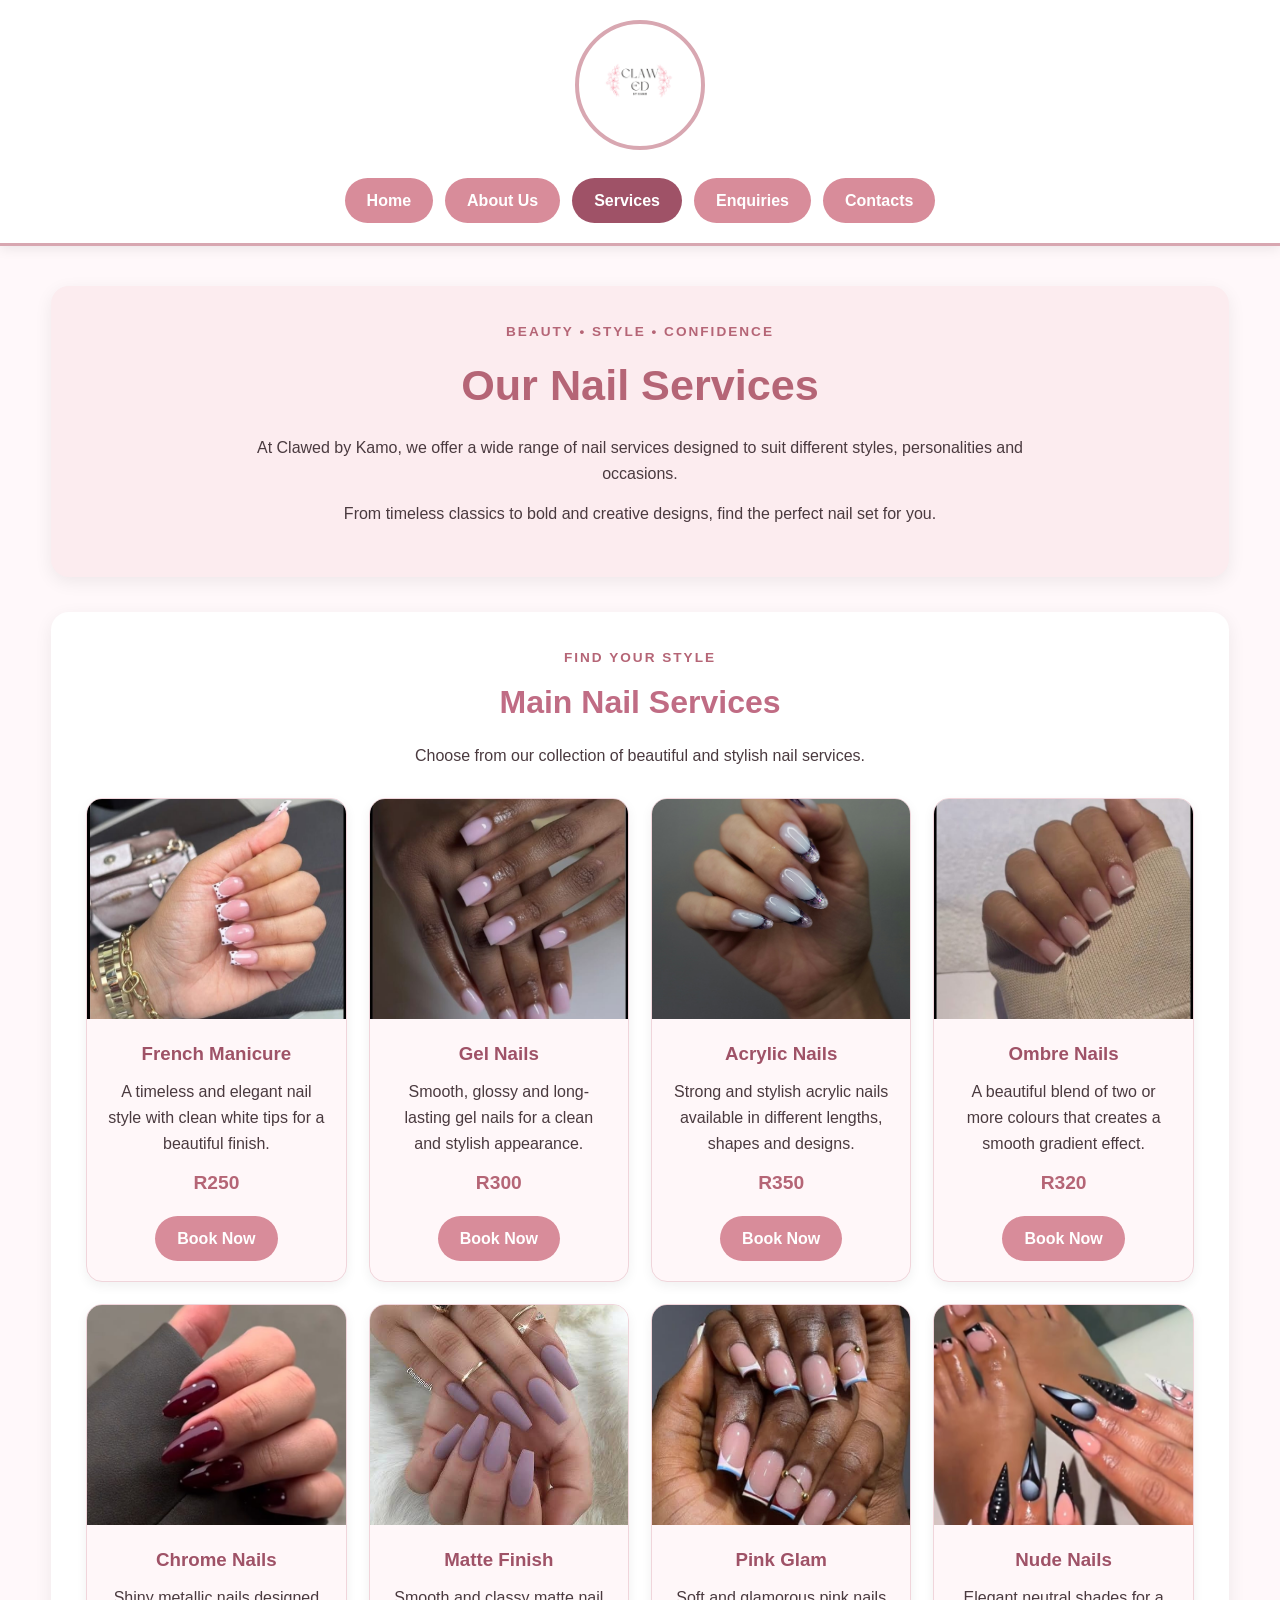
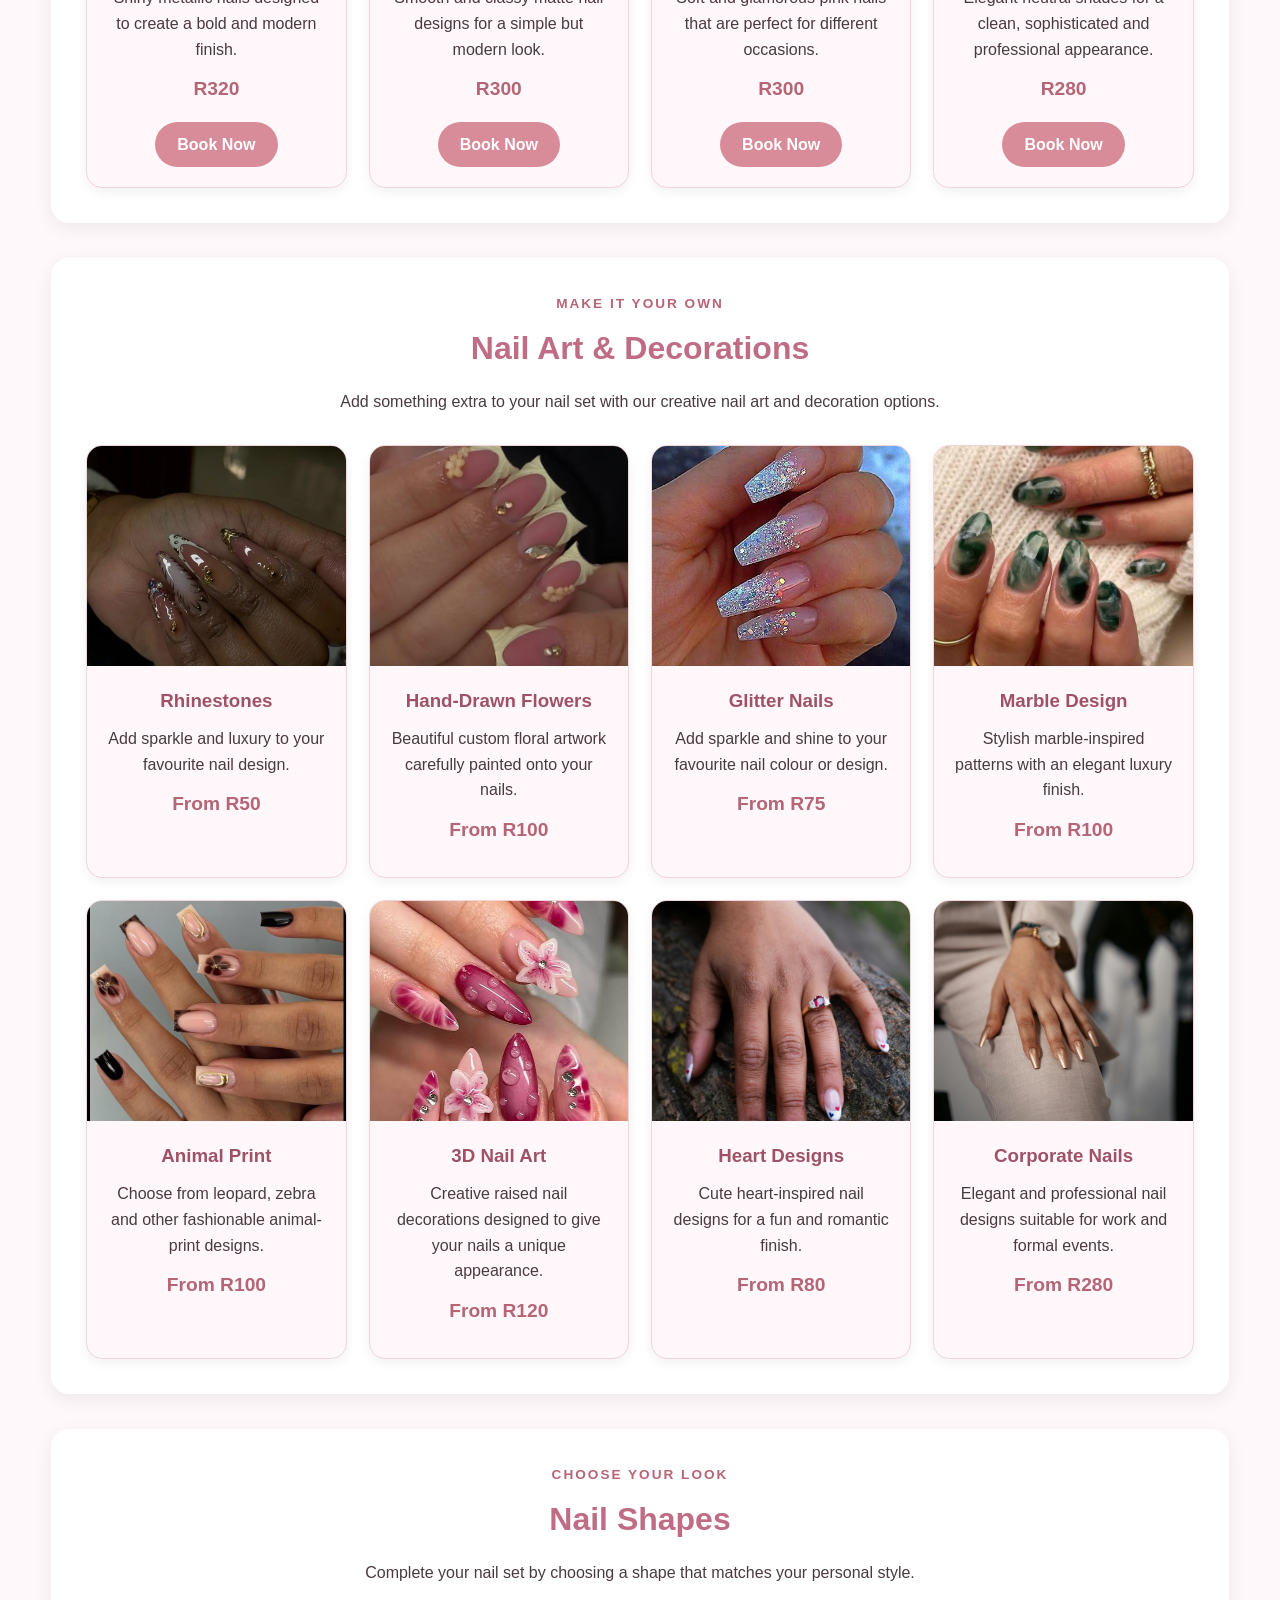
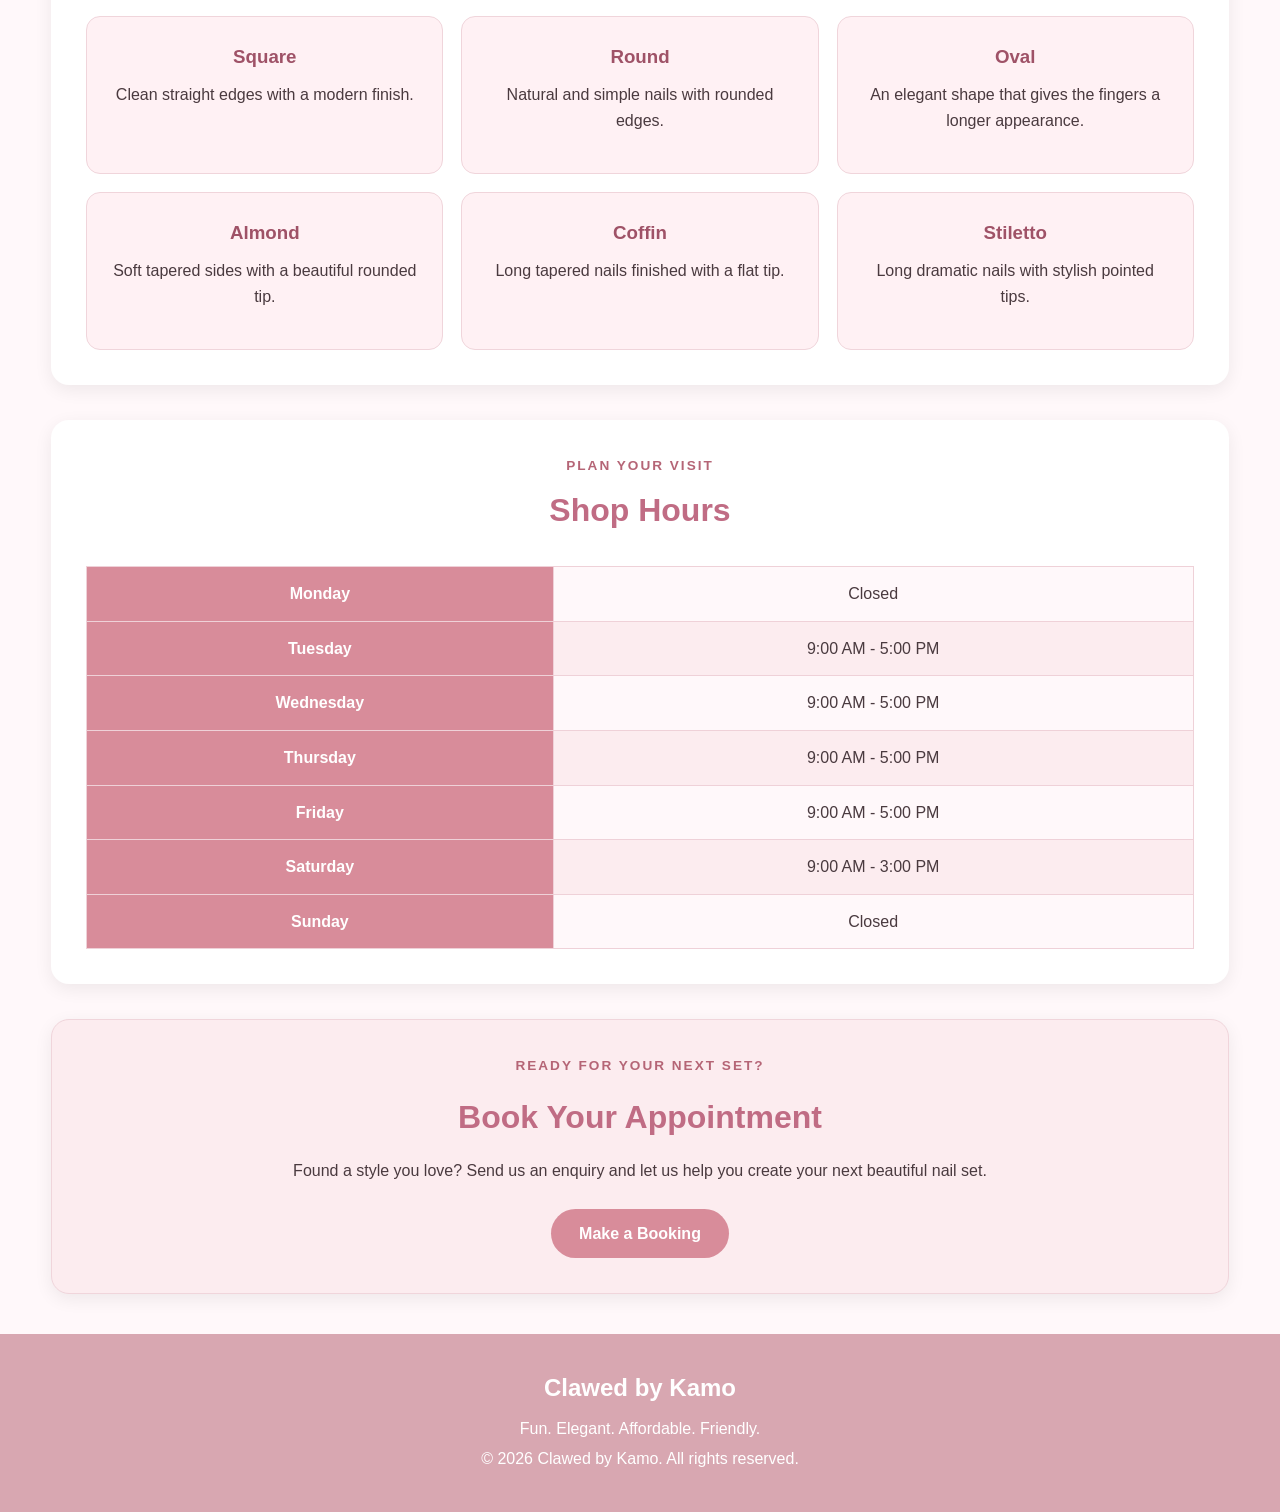
<file: services.html>
<!DOCTYPE html>
<html lang="en">

<head>
    <!-- Allows the website to display characters correctly -->
    <meta charset="UTF-8">

    <!-- Makes the website responsive -->
    <meta name="viewport" content="width=device-width, initial-scale=1.0">

    <!-- Browser tab title -->
    <title>Clawed by Kamo | Services</title>

    <!-- Links to the CSS file -->
    <link rel="stylesheet" href="./css/style.css">
</head>

<body>

    <!-- =========================
         HEADER
         ========================= -->
    <header>

        <!-- Business logo -->
        <img src="images/clawed-logo.png"
             alt="Clawed by Kamo Logo"
             class="logo">

        <!-- Navigation menu -->
        <nav>
            <ul>
                <li><a href="index.html">Home</a></li>
                <li><a href="about.html">About Us</a></li>
                <li><a href="services.html" class="active">Services</a></li>
                <li><a href="enquiries.html">Enquiries</a></li>
                <li><a href="contacts.html">Contacts</a></li>
            </ul>
        </nav>

    </header>


    <!-- =========================
         MAIN CONTENT
         ========================= -->
    <main>

        <!-- =========================
             SERVICES INTRODUCTION
             ========================= -->
        <section class="services-intro">

            <p class="small-heading">BEAUTY • STYLE • CONFIDENCE</p>

            <h1>Our Nail Services</h1>

            <p>
                At Clawed by Kamo, we offer a wide range of nail services
                designed to suit different styles, personalities and occasions.
            </p>

            <p>
                From timeless classics to bold and creative designs,
                find the perfect nail set for you.
            </p>

        </section>


        <!-- =========================
             MAIN NAIL SERVICES
             ========================= -->
        <section>

            <div class="section-heading">

                <p class="small-heading">FIND YOUR STYLE</p>

                <h2>Main Nail Services</h2>

                <p>
                    Choose from our collection of beautiful and stylish
                    nail services.
                </p>

            </div>


            <div class="services-grid">


                <!-- =====================
                     FRENCH MANICURE
                     ===================== -->
                <article class="service-card">

                    <img src="images/french-nails.jpeg"
                         alt="French Manicure Nails">

                    <div class="service-content">

                        <h3>French Manicure</h3>

                        <p>
                            A timeless and elegant nail style with clean
                            white tips for a beautiful finish.
                        </p>

                        <p class="price">R250</p>

                        <a href="enquiries.html" class="book-button">
                            Book Now
                        </a>

                    </div>

                </article>


                <!-- =====================
                     GEL NAILS
                     ===================== -->
                <article class="service-card">

                    <img src="images/gel-nails.jpeg"
                         alt="Gel Nails">

                    <div class="service-content">

                        <h3>Gel Nails</h3>

                        <p>
                            Smooth, glossy and long-lasting gel nails
                            for a clean and stylish appearance.
                        </p>

                        <p class="price">R300</p>

                        <a href="enquiries.html" class="book-button">
                            Book Now
                        </a>

                    </div>

                </article>


                <!-- =====================
                     ACRYLIC NAILS
                     ===================== -->
                <article class="service-card">

                    <img src="images/white-acrylic.jpg"
                         alt="White Acrylic Nails">

                    <div class="service-content">

                        <h3>Acrylic Nails</h3>

                        <p>
                            Strong and stylish acrylic nails available
                            in different lengths, shapes and designs.
                        </p>

                        <p class="price">R350</p>

                        <a href="enquiries.html" class="book-button">
                            Book Now
                        </a>

                    </div>

                </article>


                <!-- =====================
                     OMBRE NAILS
                     ===================== -->
                <article class="service-card">

                    <img src="images/ombre-nails.jpeg"
                         alt="Ombre Nail Design">

                    <div class="service-content">

                        <h3>Ombre Nails</h3>

                        <p>
                            A beautiful blend of two or more colours
                            that creates a smooth gradient effect.
                        </p>

                        <p class="price">R320</p>

                        <a href="enquiries.html" class="book-button">
                            Book Now
                        </a>

                    </div>

                </article>


                <!-- =====================
                     CHROME NAILS
                     ===================== -->
                <article class="service-card">

                    <img src="images/chrome-nails.jpeg"
                         alt="Chrome Nail Design">

                    <div class="service-content">

                        <h3>Chrome Nails</h3>

                        <p>
                            Shiny metallic nails designed to create
                            a bold and modern finish.
                        </p>

                        <p class="price">R320</p>

                        <a href="enquiries.html" class="book-button">
                            Book Now
                        </a>

                    </div>

                </article>


                <!-- =====================
                     MATTE NAILS
                     ===================== -->
                <article class="service-card">

                    <img src="images/matte-nails.jfif"
                         alt="Matte Nail Design">

                    <div class="service-content">

                        <h3>Matte Finish</h3>

                        <p>
                            Smooth and classy matte nail designs for
                            a simple but modern look.
                        </p>

                        <p class="price">R300</p>

                        <a href="enquiries.html" class="book-button">
                            Book Now
                        </a>

                    </div>

                </article>


                <!-- =====================
                     PINK GLAM
                     ===================== -->
                <article class="service-card">

                    <img src="images/pink-nails.jpeg"
                         alt="Pink Glam Nail Design">

                    <div class="service-content">

                        <h3>Pink Glam</h3>

                        <p>
                            Soft and glamorous pink nails that are
                            perfect for different occasions.
                        </p>

                        <p class="price">R300</p>

                        <a href="enquiries.html" class="book-button">
                            Book Now
                        </a>

                    </div>

                </article>


                <!-- =====================
                     NUDE NAILS
                     ===================== -->
                <article class="service-card">

                    <img src="images/black-and-nude.jpeg"
                         alt="Black and Nude Nail Design">

                    <div class="service-content">

                        <h3>Nude Nails</h3>

                        <p>
                            Elegant neutral shades for a clean,
                            sophisticated and professional appearance.
                        </p>

                        <p class="price">R280</p>

                        <a href="enquiries.html" class="book-button">
                            Book Now
                        </a>

                    </div>

                </article>

            </div>

        </section>


        <!-- =========================
             NAIL ART AND DECORATIONS
             ========================= -->
        <section>

            <div class="section-heading">

                <p class="small-heading">MAKE IT YOUR OWN</p>

                <h2>Nail Art & Decorations</h2>

                <p>
                    Add something extra to your nail set with our
                    creative nail art and decoration options.
                </p>

            </div>


            <div class="services-grid">


                <!-- RHINESTONES -->
                <article class="service-card">

                    <img src="images/rhinestone-nails.jpeg"
                         alt="Rhinestone Nail Art">

                    <div class="service-content">

                        <h3>Rhinestones</h3>

                        <p>
                            Add sparkle and luxury to your favourite
                            nail design.
                        </p>

                        <p class="price">From R50</p>

                    </div>

                </article>


                <!-- FLOWERS -->
                <article class="service-card">

                    <img src="images/flower-nails.jpeg"
                         alt="Flower Nail Art">

                    <div class="service-content">

                        <h3>Hand-Drawn Flowers</h3>

                        <p>
                            Beautiful custom floral artwork carefully
                            painted onto your nails.
                        </p>

                        <p class="price">From R100</p>

                    </div>

                </article>


                <!-- GLITTER -->
                <article class="service-card">

                    <img src="images/glitter-nails.jfif"
                         alt="Glitter Nail Design">

                    <div class="service-content">

                        <h3>Glitter Nails</h3>

                        <p>
                            Add sparkle and shine to your favourite
                            nail colour or design.
                        </p>

                        <p class="price">From R75</p>

                    </div>

                </article>


                <!-- MARBLE -->
                <article class="service-card">

                    <img src="images/marble-nails.jfif"
                         alt="Marble Nail Art">

                    <div class="service-content">

                        <h3>Marble Design</h3>

                        <p>
                            Stylish marble-inspired patterns with
                            an elegant luxury finish.
                        </p>

                        <p class="price">From R100</p>

                    </div>

                </article>


                <!-- ANIMAL PRINT -->
                <article class="service-card">

                    <img src="images/animal-print-nails.jpeg"
                         alt="Animal Print Nail Design">

                    <div class="service-content">

                        <h3>Animal Print</h3>

                        <p>
                            Choose from leopard, zebra and other
                            fashionable animal-print designs.
                        </p>

                        <p class="price">From R100</p>

                    </div>

                </article>


                <!-- 3D NAIL ART -->
                <article class="service-card">

                    <img src="images/3d-nails.jfif"
                         alt="3D Nail Art">

                    <div class="service-content">

                        <h3>3D Nail Art</h3>

                        <p>
                            Creative raised nail decorations designed
                            to give your nails a unique appearance.
                        </p>

                        <p class="price">From R120</p>

                    </div>

                </article>


                <!-- HEART DESIGNS -->
                <article class="service-card">

                    <img src="images/blue-and-white-hearts.jpg"
                         alt="Blue and White Heart Nail Design">

                    <div class="service-content">

                        <h3>Heart Designs</h3>

                        <p>
                            Cute heart-inspired nail designs for a
                            fun and romantic finish.
                        </p>

                        <p class="price">From R80</p>

                    </div>

                </article>


                <!-- CORPORATE NAILS -->
                <article class="service-card">

                    <img src="images/corporate-nails.jpg"
                         alt="Professional Corporate Nail Design">

                    <div class="service-content">

                        <h3>Corporate Nails</h3>

                        <p>
                            Elegant and professional nail designs
                            suitable for work and formal events.
                        </p>

                        <p class="price">From R280</p>

                    </div>

                </article>

            </div>

        </section>


        <!-- =========================
             NAIL SHAPES
             ========================= -->
        <section>

            <div class="section-heading">

                <p class="small-heading">CHOOSE YOUR LOOK</p>

                <h2>Nail Shapes</h2>

                <p>
                    Complete your nail set by choosing a shape
                    that matches your personal style.
                </p>

            </div>


            <div class="nail-shapes">

                <div class="shape-card">
                    <h3>Square</h3>
                    <p>
                        Clean straight edges with a modern finish.
                    </p>
                </div>


                <div class="shape-card">
                    <h3>Round</h3>
                    <p>
                        Natural and simple nails with rounded edges.
                    </p>
                </div>


                <div class="shape-card">
                    <h3>Oval</h3>
                    <p>
                        An elegant shape that gives the fingers
                        a longer appearance.
                    </p>
                </div>


                <div class="shape-card">
                    <h3>Almond</h3>
                    <p>
                        Soft tapered sides with a beautiful
                        rounded tip.
                    </p>
                </div>


                <div class="shape-card">
                    <h3>Coffin</h3>
                    <p>
                        Long tapered nails finished with a flat tip.
                    </p>
                </div>


                <div class="shape-card">
                    <h3>Stiletto</h3>
                    <p>
                        Long dramatic nails with stylish pointed tips.
                    </p>
                </div>

            </div>

        </section>


        <!-- =========================
             SHOP HOURS
             ========================= -->
        <section class="shop-hours">

            <div class="section-heading">

                <p class="small-heading">PLAN YOUR VISIT</p>

                <h2>Shop Hours</h2>

            </div>


            <table>

                <tbody>

                    <tr>
                        <th>Monday</th>
                        <td>Closed</td>
                    </tr>

                    <tr>
                        <th>Tuesday</th>
                        <td>9:00 AM - 5:00 PM</td>
                    </tr>

                    <tr>
                        <th>Wednesday</th>
                        <td>9:00 AM - 5:00 PM</td>
                    </tr>

                    <tr>
                        <th>Thursday</th>
                        <td>9:00 AM - 5:00 PM</td>
                    </tr>

                    <tr>
                        <th>Friday</th>
                        <td>9:00 AM - 5:00 PM</td>
                    </tr>

                    <tr>
                        <th>Saturday</th>
                        <td>9:00 AM - 3:00 PM</td>
                    </tr>

                    <tr>
                        <th>Sunday</th>
                        <td>Closed</td>
                    </tr>

                </tbody>

            </table>

        </section>


        <!-- =========================
             BOOKING SECTION
             ========================= -->
        <section class="call-to-action">

            <p class="small-heading">READY FOR YOUR NEXT SET?</p>

            <h2>Book Your Appointment</h2>

            <p>
                Found a style you love? Send us an enquiry and
                let us help you create your next beautiful nail set.
            </p>

            <a href="enquiries.html" class="main-button">
                Make a Booking
            </a>

        </section>

    </main>


    <!-- =========================
         FOOTER
         ========================= -->
    <footer>

        <h3>Clawed by Kamo</h3>

        <p>Fun. Elegant. Affordable. Friendly.</p>

        <p>&copy; 2026 Clawed by Kamo. All rights reserved.</p>

    </footer>

</body>

</html>
</file>
<file: css/style.css>
/* =========================================================
   CLAWED BY KAMO
   Main Stylesheet

   Website colours:
   - Dusty Pink
   - Soft Pink
   - White

   This stylesheet is used by:
   - index.html
   - about.html
   - services.html
   - enquiries.html
   - contacts.html
   ========================================================= */


/* =========================================================
   1. GLOBAL RESET
   ========================================================= */

/* Removes default browser spacing from all elements */
* {
    margin: 0;
    padding: 0;
    box-sizing: border-box;
}


/* Makes scrolling smoother */
html {
    scroll-behavior: smooth;
}


/* Main website body */
body {
    font-family: Arial, Helvetica, sans-serif;

    background-color: #fff8fa;

    color: #4a3a3f;

    line-height: 1.6;
}


/* =========================================================
   2. GENERAL TEXT
   ========================================================= */

h1 {
    color: #b56576;

    font-size: 2.7rem;

    margin-bottom: 15px;
}


h2 {
    color: #c06c84;

    font-size: 2rem;

    margin-bottom: 15px;
}


h3 {
    color: #9f5267;

    margin-bottom: 10px;
}


p {
    margin-bottom: 15px;
}


/* Small heading displayed above some main headings */
.small-heading {
    color: #b56576;

    font-size: 0.85rem;

    font-weight: bold;

    letter-spacing: 2px;

    text-transform: uppercase;

    margin-bottom: 8px;
}


/* =========================================================
   3. HEADER
   ========================================================= */

header {
    background-color: #ffffff;

    text-align: center;

    padding: 20px;

    border-bottom: 3px solid #d8a7b1;

    box-shadow: 0 3px 12px rgba(0, 0, 0, 0.08);
}


/* Main logo */
.logo {
    width: 130px;

    height: 130px;

    object-fit: cover;

    border-radius: 50%;

    border: 4px solid #d8a7b1;

    padding: 4px;

    background-color: #ffffff;
}

/* =========================================================
   4. NAVIGATION
   ========================================================= */

nav {
    margin-top: 20px;
}


nav ul {
    list-style: none;

    display: flex;

    justify-content: center;

    align-items: center;

    flex-wrap: wrap;

    gap: 12px;
}


nav ul li a {
    display: block;

    text-decoration: none;

    color: #ffffff;

    background-color: #d88c9a;

    padding: 10px 22px;

    border-radius: 25px;

    font-weight: bold;

    transition: 0.3s ease;
}


/* Navigation hover effect */
nav ul li a:hover {
    background-color: #b56576;

    transform: translateY(-2px);
}


/* Highlights the page the visitor is currently viewing */
nav ul li a.active {
    background-color: #9f5267;
}


/* =========================================================
   5. MAIN CONTENT
   ========================================================= */

main {
    width: 92%;

    max-width: 1200px;

    margin: 40px auto;
}


/* =========================================================
   6. GENERAL SECTIONS
   ========================================================= */

section {
    background-color: #ffffff;

    padding: 35px;

    margin-bottom: 35px;

    border-radius: 18px;

    box-shadow: 0 5px 18px rgba(0, 0, 0, 0.07);
}


/* Centres section headings */
.section-heading {
    text-align: center;

    max-width: 750px;

    margin: 0 auto 30px;
}


/* =========================================================
   7. HOME PAGE - HERO
   ========================================================= */

.hero {
    min-height: 500px;

    display: flex;

    align-items: center;

    justify-content: center;

    text-align: center;

    background-color: #fcecef;

    border: 1px solid #f0d5db;
}


.hero-content {
    max-width: 750px;

    margin: auto;
}


.hero h1 {
    font-size: 3.5rem;

    margin-bottom: 10px;
}


.hero h2 {
    font-size: 1.8rem;

    margin-bottom: 20px;
}


.hero p {
    font-size: 1.05rem;
}


/* =========================================================
   8. MAIN BUTTON
   ========================================================= */

.main-button {
    display: inline-block;

    text-decoration: none;

    background-color: #d88c9a;

    color: #ffffff;

    padding: 12px 28px;

    border-radius: 30px;

    font-weight: bold;

    margin-top: 10px;

    transition: 0.3s ease;
}


.main-button:hover {
    background-color: #b56576;

    transform: translateY(-3px);

    box-shadow: 0 5px 12px rgba(0, 0, 0, 0.12);
}


/* Centres buttons when required */
.center-button {
    text-align: center;

    margin-top: 30px;
}


/* =========================================================
   9. HOME INTRODUCTION
   ========================================================= */

.home-introduction {
    text-align: center;

    max-width: 900px;

    margin-left: auto;

    margin-right: auto;
}


/* =========================================================
   10. HOME FEATURED SERVICES
   ========================================================= */

.feature-grid {
    display: grid;

    grid-template-columns: repeat(4, 1fr);

    gap: 22px;
}


/* Individual featured service */
.feature-card {
    background-color: #fff7f9;

    border-radius: 16px;

    overflow: hidden;

    border: 1px solid #f0d5db;

    box-shadow: 0 4px 12px rgba(0, 0, 0, 0.06);

    transition: 0.3s ease;
}


/* Feature card hover */
.feature-card:hover {
    transform: translateY(-5px);

    box-shadow: 0 8px 20px rgba(0, 0, 0, 0.12);
}


/*
   Controls the size of the feature pictures
   on the Home page.
*/
.feature-card img {
    width: 100%;

    height: 230px;

    object-fit: cover;

    display: block;
}


.feature-content {
    padding: 20px;
}


.feature-content h3 {
    margin-bottom: 10px;
}


.feature-content a {
    color: #b56576;

    text-decoration: none;

    font-weight: bold;
}


.feature-content a:hover {
    text-decoration: underline;
}


/* =========================================================
   11. HOME PAGE - WHY CHOOSE US
   ========================================================= */

.why-us {
    background-color: #fcecef;
}


.why-grid {
    display: grid;

    grid-template-columns: repeat(4, 1fr);

    gap: 20px;
}


.why-card {
    background-color: #ffffff;

    padding: 25px;

    border-radius: 15px;

    text-align: center;

    border: 1px solid #f0d5db;

    transition: 0.3s ease;
}


.why-card:hover {
    transform: translateY(-4px);

    box-shadow: 0 6px 15px rgba(0, 0, 0, 0.08);
}


/* =========================================================
   12. ABOUT PAGE
   ========================================================= */

.about-intro {
    text-align: center;

    background-color: #fcecef;
}


.about-intro p {
    max-width: 800px;

    margin-left: auto;

    margin-right: auto;
}


.about-section {
    text-align: center;
}


.about-section p {
    max-width: 850px;

    margin-left: auto;

    margin-right: auto;

    margin-bottom: 15px;
}


/* Mission and Vision */
.mission-vision {
    display: grid;

    grid-template-columns: repeat(2, 1fr);

    gap: 25px;

    background-color: transparent;

    padding: 0;

    box-shadow: none;
}


.about-box {
    background-color: #ffffff;

    padding: 35px;

    border-radius: 18px;

    border: 1px solid #f0d5db;

    text-align: center;

    box-shadow: 0 5px 18px rgba(0, 0, 0, 0.07);
}


/* About values */
.values-grid {
    display: grid;

    grid-template-columns: repeat(3, 1fr);

    gap: 20px;
}


.value-card {
    background-color: #fff1f4;

    padding: 25px;

    border-radius: 15px;

    text-align: center;

    border: 1px solid #f0d5db;

    transition: 0.3s ease;
}


.value-card:hover {
    transform: translateY(-3px);

    background-color: #fce4e9;
}


/* =========================================================
   13. SERVICES PAGE INTRODUCTION
   ========================================================= */

.services-intro {
    text-align: center;

    background-color: #fcecef;
}


.services-intro p {
    max-width: 800px;

    margin-left: auto;

    margin-right: auto;
}


/* =========================================================
   14. SERVICES GRID
   ========================================================= */

.services-grid {
    display: grid;

    grid-template-columns: repeat(4, 1fr);

    gap: 22px;
}


/* =========================================================
   15. SERVICE CARDS
   ========================================================= */

.service-card {
    background-color: #fff7f9;

    border-radius: 16px;

    overflow: hidden;

    text-align: center;

    border: 1px solid #f0d5db;

    box-shadow: 0 4px 12px rgba(0, 0, 0, 0.06);

    transition: 0.3s ease;
}


.service-card:hover {
    transform: translateY(-5px);

    box-shadow: 0 8px 18px rgba(0, 0, 0, 0.12);
}


/*
   This prevents the nail pictures
   from becoming too large.
*/
.service-card img {
    width: 100%;

    height: 220px;

    object-fit: cover;

    display: block;
}


.service-content {
    padding: 20px;
}


.service-content h3 {
    margin-bottom: 10px;
}


.service-content p {
    margin-bottom: 12px;
}


/* Price text */
.price {
    color: #b56576;

    font-size: 1.2rem;

    font-weight: bold;
}


/* =========================================================
   16. SERVICE BOOK BUTTONS
   ========================================================= */

.book-button {
    display: inline-block;

    text-decoration: none;

    background-color: #d88c9a;

    color: #ffffff;

    padding: 10px 22px;

    border-radius: 25px;

    font-weight: bold;

    margin-top: 5px;

    transition: 0.3s ease;
}


.book-button:hover {
    background-color: #b56576;

    transform: translateY(-2px);
}


/* =========================================================
   17. NAIL SHAPES
   ========================================================= */

.nail-shapes {
    display: grid;

    grid-template-columns: repeat(3, 1fr);

    gap: 18px;
}


.shape-card {
    background-color: #fff1f4;

    padding: 25px;

    border-radius: 14px;

    text-align: center;

    border: 1px solid #f0d5db;

    transition: 0.3s ease;
}


.shape-card:hover {
    transform: translateY(-3px);

    background-color: #fce4e9;
}


/* =========================================================
   18. PAGE INTRODUCTIONS
   Used by Enquiries and Contacts
   ========================================================= */

.page-intro {
    text-align: center;

    background-color: #fcecef;
}


.page-intro p {
    max-width: 800px;

    margin-left: auto;

    margin-right: auto;
}


/* =========================================================
   19. ENQUIRY CARDS
   ========================================================= */

.enquiry-options {
    display: grid;

    grid-template-columns: repeat(3, 1fr);

    gap: 20px;
}


.enquiry-card {
    background-color: #fff1f4;

    padding: 25px;

    text-align: center;

    border-radius: 15px;

    border: 1px solid #f0d5db;

    transition: 0.3s ease;
}


.enquiry-card:hover {
    transform: translateY(-4px);

    background-color: #fce4e9;
}


/* =========================================================
   20. FORMS
   ========================================================= */

.form-section {
    max-width: 850px;

    margin-left: auto;

    margin-right: auto;
}


form {
    background-color: #fff5f7;

    padding: 30px;

    border-radius: 16px;

    border: 1px solid #f0d5db;
}


/* Controls spacing between form fields */
.form-group {
    margin-bottom: 20px;
}


/* Form labels */
label {
    display: block;

    color: #8f5361;

    font-weight: bold;

    margin-bottom: 6px;
}


/* Form inputs */
input,
select,
textarea {
    width: 100%;

    padding: 13px;

    border: 2px solid #e6bdc6;

    border-radius: 8px;

    background-color: #ffffff;

    color: #4a3a3f;

    font-family: Arial, Helvetica, sans-serif;

    font-size: 1rem;

    outline: none;

    transition: 0.3s ease;
}


/* Input focus effect */
input:focus,
select:focus,
textarea:focus {
    border-color: #d88c9a;

    box-shadow: 0 0 0 3px rgba(216, 140, 154, 0.15);
}


/* Allows the message box to resize vertically */
textarea {
    resize: vertical;
}


/* =========================================================
   21. FORM BUTTONS
   ========================================================= */

button {
    background-color: #d88c9a;

    color: #ffffff;

    border: none;

    padding: 12px 28px;

    border-radius: 25px;

    font-size: 1rem;

    font-weight: bold;

    cursor: pointer;

    transition: 0.3s ease;
}


button:hover {
    background-color: #b56576;

    transform: translateY(-2px);
}


/* =========================================================
   22. CONTACT PAGE
   ========================================================= */

.contact-grid {
    display: grid;

    grid-template-columns: repeat(3, 1fr);

    gap: 20px;
}


.contact-card {
    background-color: #fff1f4;

    padding: 30px 20px;

    border-radius: 15px;

    text-align: center;

    border: 1px solid #f0d5db;

    transition: 0.3s ease;
}


.contact-card:hover {
    transform: translateY(-4px);

    background-color: #fce4e9;
}


/* Contact links */
.contact-card a {
    color: #b56576;

    font-weight: bold;

    text-decoration: none;

    overflow-wrap: anywhere;
}


.contact-card a:hover {
    text-decoration: underline;
}


/* =========================================================
   23. SOCIAL MEDIA
   ========================================================= */

.social-section {
    text-align: center;
}


.social-links {
    display: flex;

    justify-content: center;

    flex-wrap: wrap;

    gap: 15px;
}


.social-links a {
    text-decoration: none;

    background-color: #d88c9a;

    color: #ffffff;

    padding: 10px 24px;

    border-radius: 25px;

    font-weight: bold;

    transition: 0.3s ease;
}


.social-links a:hover {
    background-color: #b56576;

    transform: translateY(-2px);
}


/* =========================================================
   24. TABLES
   ========================================================= */

table {
    width: 100%;

    border-collapse: collapse;

    margin-top: 20px;
}


th,
td {
    padding: 14px;

    border: 1px solid #efd1d8;

    text-align: center;
}


th {
    background-color: #d88c9a;

    color: #ffffff;
}


td {
    background-color: #fff8fa;
}


tr:nth-child(even) td {
    background-color: #fcecef;
}


/* =========================================================
   25. CALL TO ACTION
   ========================================================= */

.call-to-action {
    text-align: center;

    background-color: #fcecef;

    border: 1px solid #f0d5db;
}


.call-to-action p {
    max-width: 700px;

    margin-left: auto;

    margin-right: auto;

    margin-bottom: 15px;
}


/* =========================================================
   26. FOOTER
   ========================================================= */

footer {
    background-color: #d8a7b1;

    color: #ffffff;

    text-align: center;

    padding: 35px 20px;

    margin-top: 40px;
}


footer h3 {
    color: #ffffff;

    font-size: 1.5rem;

    margin-bottom: 8px;
}


footer p {
    margin-bottom: 5px;
}


/* =========================================================
   27. TABLET RESPONSIVE DESIGN
   Screens smaller than 992px
   ========================================================= */

@media (max-width: 992px) {

    /* Two featured services per row */
    .feature-grid {
        grid-template-columns: repeat(2, 1fr);
    }


    /* Two service cards per row */
    .services-grid {
        grid-template-columns: repeat(2, 1fr);
    }


    /* Two reasons per row */
    .why-grid {
        grid-template-columns: repeat(2, 1fr);
    }


    /* Two nail shapes per row */
    .nail-shapes {
        grid-template-columns: repeat(2, 1fr);
    }


    /* About values */
    .values-grid {
        grid-template-columns: repeat(2, 1fr);
    }


    /* Contact cards */
    .contact-grid {
        grid-template-columns: repeat(2, 1fr);
    }


    /* Enquiry cards */
    .enquiry-options {
        grid-template-columns: repeat(2, 1fr);
    }

}


/* =========================================================
   28. MOBILE RESPONSIVE DESIGN
   Screens smaller than 600px
   ========================================================= */

@media (max-width: 600px) {

    /* -------------------------
       Header
       ------------------------- */

    header {
        padding: 18px 15px;
    }


    .logo {
        width: 105px;

        height: 105px;
    }


    .text-logo {
        font-size: 1.7rem;
    }


    /* -------------------------
       Navigation
       ------------------------- */

    nav ul {
        flex-direction: column;

        gap: 8px;
    }


    nav ul li {
        width: 100%;
    }


    nav ul li a {
        width: 100%;

        padding: 11px 15px;
    }


    /* -------------------------
       Main content
       ------------------------- */

    main {
        width: 95%;

        margin-top: 25px;
    }


    section {
        padding: 22px;

        margin-bottom: 25px;
    }


    /* -------------------------
       Headings
       ------------------------- */

    h1 {
        font-size: 2rem;
    }


    h2 {
        font-size: 1.6rem;
    }


    /* -------------------------
       Hero
       ------------------------- */

    .hero {
        min-height: 400px;
    }


    .hero h1 {
        font-size: 2.4rem;
    }


    .hero h2 {
        font-size: 1.4rem;
    }


    /* -------------------------
       Home features
       ------------------------- */

    .feature-grid {
        grid-template-columns: 1fr;
    }


    .feature-card img {
        height: 250px;
    }


    /* -------------------------
       Why choose us
       ------------------------- */

    .why-grid {
        grid-template-columns: 1fr;
    }


    /* -------------------------
       About page
       ------------------------- */

    .mission-vision {
        grid-template-columns: 1fr;
    }


    .values-grid {
        grid-template-columns: 1fr;
    }


    /* -------------------------
       Services
       ------------------------- */

    .services-grid {
        grid-template-columns: 1fr;
    }


    .service-card img {
        height: 250px;
    }


    /* -------------------------
       Nail shapes
       ------------------------- */

    .nail-shapes {
        grid-template-columns: 1fr;
    }


    /* -------------------------
       Enquiries
       ------------------------- */

    .enquiry-options {
        grid-template-columns: 1fr;
    }


    /* -------------------------
       Contacts
       ------------------------- */

    .contact-grid {
        grid-template-columns: 1fr;
    }


    /* -------------------------
       Forms
       ------------------------- */

    form {
        padding: 20px;
    }


    /* -------------------------
       Tables
       ------------------------- */

    th,
    td {
        padding: 10px;

        font-size: 0.9rem;
    }


    /* -------------------------
       Social links
       ------------------------- */

    .social-links {
        flex-direction: column;
    }


    .social-links a {
        width: 100%;
    }


    /* -------------------------
       Buttons
       ------------------------- */

    .main-button {
        padding: 11px 22px;
    }

}
</file>
